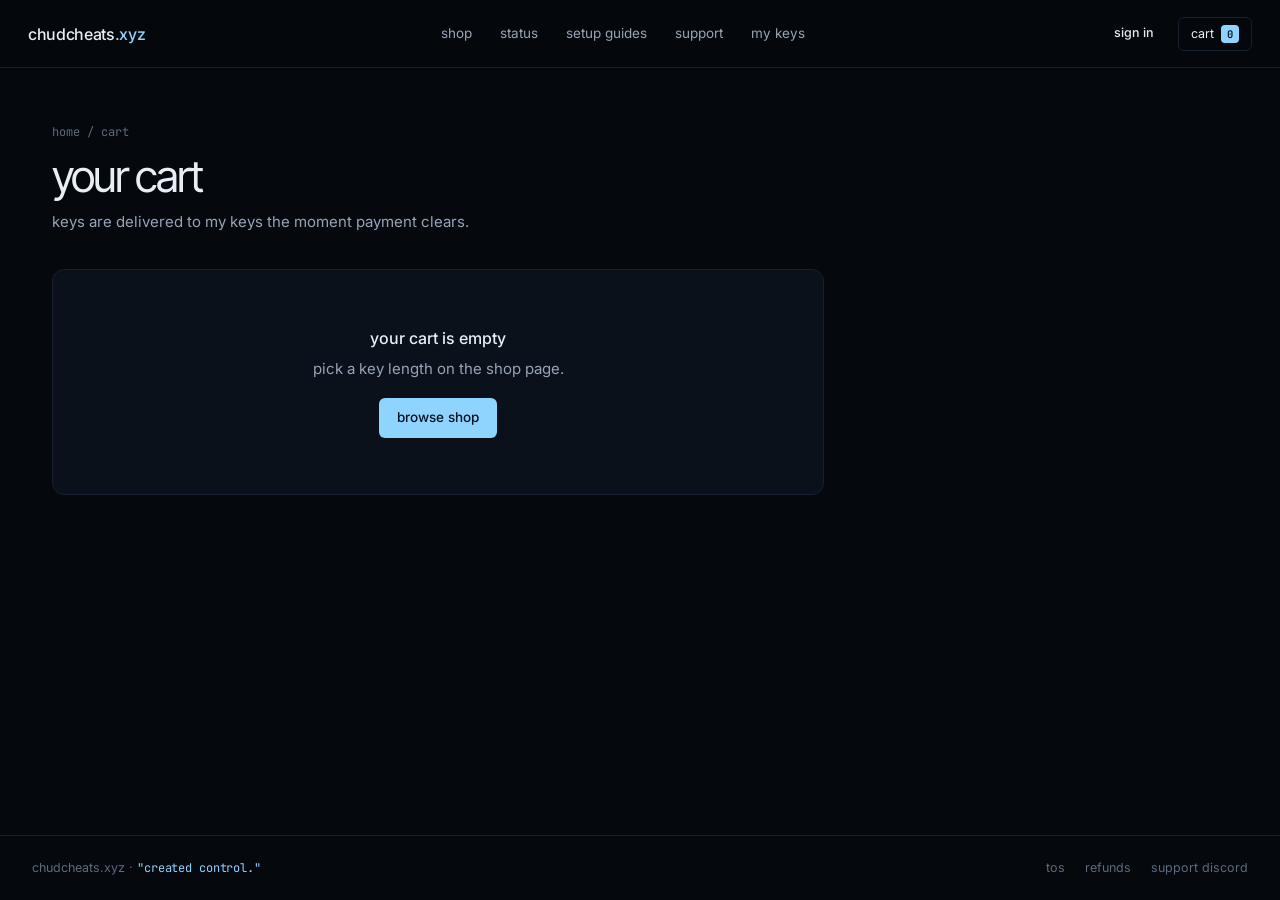
<file: cart.html>
<!doctype html>
<html lang="en" data-theme="dark">
<head>
<meta charset="utf-8">
<meta name="viewport" content="width=device-width, initial-scale=1">
<title>cart — chudcheats.xyz</title>
<link rel="preconnect" href="https://fonts.googleapis.com"><link rel="preconnect" href="https://fonts.gstatic.com" crossorigin>
<link href="https://fonts.googleapis.com/css2?family=Inter:wght@400;500;600&family=Inter+Tight:wght@400;500&family=JetBrains+Mono:wght@400;500&display=swap" rel="stylesheet">
<script src="https://challenges.cloudflare.com/turnstile/v0/api.js?render=explicit" async defer></script>
<link rel="stylesheet" href="kit.css"><link rel="stylesheet" href="site.css">
</head>
<body>
<header class="topbar">
  <a class="logo" href="index.html"><span>chudcheats<b>.xyz</b></span></a>
  <nav class="links"><a href="shop.html">shop</a><a href="index.html#status">status</a><a href="guides.html">setup guides</a><a href="https://discord.gg/Et76gjWDX2">support</a><a href="dashboard.html">my keys</a></nav>
  <div class="right"><a class="btn btn-ghost guest-only" href="login.html">sign in</a><a class="user-chip" href="dashboard.html"><i data-user-init></i><span data-user-name></span></a><a class="cart" href="cart.html"><span>cart</span><b data-cart-count>0</b></a></div>
</header>

<main class="page">
  <div id="wrap">
    <div class="page-head"><div><div class="crumbs"><a href="index.html">home</a> / cart</div><h1>your cart</h1><p>keys are delivered to my keys the moment payment clears.</p></div></div>
    <div class="cart-grid">
      <div>
        <div class="box-c" id="items"></div>
        <div class="box-c after" id="after">
          <div><span class="n">01</span><b>pay in aud via square</b><p>pricing is in usd and checkout converts to aud at the live rate.</p></div>
          <div><span class="n">02</span><b>key delivered</b><p>it appears in my keys straight away.</p></div>
          <div><span class="n">03</span><b>download and play</b><p>grab the loader and follow the <a href="guides.html" style="color:var(--accent)">setup guide</a>.</p></div>
        </div>
        <div class="trust" id="trust">
          <span><svg viewBox="0 0 16 16"><rect x="3" y="7" width="10" height="7" rx="1.5"/><path d="M5 7V5a3 3 0 016 0v2"/></svg>secure square checkout</span>
          <span><svg viewBox="0 0 16 16"><path d="M2 8h3l2-4 2 8 2-4h3"/></svg>orbit is undetected</span>
          <span><svg viewBox="0 0 16 16"><path d="M3 3h10v7H7l-3 3v-3H3z"/></svg>24/7 support on discord</span>
        </div>
      </div>
      <aside class="box-c sum" id="sum">
        <div class="box-h"><b>summary</b><small id="n-items"></small></div>
        <div class="box-b">
          <div class="row"><span>subtotal (usd)</span><b id="sub">$0.00</b></div>
          <div class="row" id="disc-row" style="display:none"><span>promo <span class="mono" id="disc-code"></span><button type="button" class="promo-rm" id="rm-promo">remove</button></span><b id="disc">−$0.00</b></div>
          <form class="field" id="code-f" style="margin-top:10px"><div class="inp" style="height:40px"><input id="code" placeholder="promo code" autocomplete="off"><button type="submit" id="code-btn">apply</button></div><span class="err" id="code-err">that code isn't valid</span></form>
          <div class="row tot"><span>total (usd)</span><b id="tot">$0.00</b></div>
          <div class="fx-notice" id="fx-notice">
            <span>our payment processer can only process aud, but our pricing is in usd. the checkout is going to display aud pricing heres the real conversion.</span>
            <div class="fx-pair"><span>conversion</span><b id="fx-pair">$0.00 usd > $0.00 aud</b></div>
            <small class="fx-rate" id="fx-rate">1 usd = 1.5100 aud</small>
          </div>
          <div class="field" style="margin-top:14px"><label>pay with</label>
            <div class="pay" style="grid-template-columns:1fr"><label><input type="radio" name="pay" value="square" checked>square checkout<small id="pay-cur-tag">aud</small></label></div></div>
          <label class="check" id="f-tos"><input type="checkbox" id="tos"><span>i agree to the <a href="terms.html" target="_blank">terms</a> and the <a href="terms.html#refunds" target="_blank">refund policy</a></span></label>
          <div class="turnstile-slot" id="turnstile-checkout"></div>
          <div class="flash bad" id="pay-err"></div>
          <button class="btn btn-acc btn-block" id="pay">checkout</button>
          <p class="note" style="margin-top:12px;font-size:12px" id="pay-note">payments process securely via square in aud. keys store directly in your account.</p>
        </div>
      </aside>
    </div>
  </div>
  <div class="box-c done" id="done">
    <div class="ic"><svg viewBox="0 0 24 24"><path d="M5 12.5l4.5 4.5L19 7.5"/></svg></div>
    <h2>order completed</h2>
    <p>order <span class="mono" id="oid" style="color:var(--ink)"></span> is completed. your key is waiting in my keys.</p>
    <div style="display:flex;gap:10px;justify-content:center;margin-top:24px"><a class="btn btn-acc" href="dashboard.html">go to my keys</a><a class="btn btn-line" href="guides.html">setup guide</a></div>
  </div>
</main>

<footer class="mini-foot"><span>chudcheats.xyz · <span class="mono" style="color:var(--accent)">"created control."</span></span><div><a href="terms.html">tos</a><a href="terms.html#refunds">refunds</a><a href="https://discord.gg/Et76gjWDX2">support discord</a></div></footer>

<script src="site.js"></script>
<script>
(() => {
const { $, TIERS, money, toast, api, ready, getConfig, turnstile } = CC;

let cfg = { currency: 'AUD', usd_to_aud: 1.51, rate_source: 'live', environment: 'sandbox', configured: false };
let promo = null;
try { promo = JSON.parse(sessionStorage.getItem('cc_applied_promo') || 'null'); } catch {}

const showPayErr = msg => {
  const el = $('#pay-err');
  el.className = 'flash show bad';
  el.textContent = String(msg || 'checkout failed.').toLowerCase();
};

const clearPayErr = () => {
  $('#pay-err').className = 'flash bad';
  $('#pay-err').textContent = '';
};

const render = () => {
  const c = CC.cart(), n = c.reduce((a, i) => a + i.qty, 0);
  if (!c.length) {
    $('#items').innerHTML = `<div class="empty"><b>your cart is empty</b>pick a key length on the shop page.<br><a class="btn btn-acc" href="shop.html">browse shop</a></div>`;
    $('#sum').style.display = 'none'; $('#after').style.display = 'none'; $('#trust').style.display = 'none';
    return;
  }
  $('#sum').style.display = '';
  $('#after').style.display = '';
  $('#trust').style.display = '';
  $('#items').innerHTML = c.map((i, k) => {
    const t = TIERS[i.tier];
    return `<div class="ci" data-k="${k}">
      <img src="img/product.jpg" alt=""><div><b>${t.name}</b><small>${t.len} · instant delivery</small><button class="rm" data-rm>remove</button></div>
      <div class="qty"><button type="button" data-d="-1" aria-label="less">−</button><span>${i.qty}</span><button type="button" data-d="1" aria-label="more">+</button></div>
      <span class="p">${money(t.price * i.qty)}</span></div>`;
  }).join('');

  const pct = promo ? Math.max(0, Math.min(100, Number(promo.discount_percent || 0))) : 0;
  const sub = c.reduce((a, i) => a + TIERS[i.tier].price * i.qty, 0);
  let totalUsd = 0, totalAud = 0;
  const rate = Number(cfg.usd_to_aud) || 1.51;
  const isAud = String(cfg.currency || 'AUD').toUpperCase() === 'AUD';

  c.forEach(i => {
    const t = TIERS[i.tier];
    const discUnitUsd = Math.round(t.price * ((100 - pct) / 100) * 100) / 100;
    totalUsd += discUnitUsd * i.qty;
    const unitAud = Math.round(discUnitUsd * rate * 100) / 100;
    totalAud += unitAud * i.qty;
  });

  const off = Math.max(0, sub - totalUsd);
  $('#n-items').textContent = n + (n === 1 ? ' key' : ' keys');
  $('#sub').textContent = money(sub) + ' usd';
  $('#disc-row').style.display = promo ? '' : 'none';
  $('#disc').textContent = '−' + money(off);
  $('#disc-code').textContent = promo ? `${promo.code} (${pct}%)` : '';
  $('#tot').textContent = totalUsd <= 0 && promo
    ? `$0.00 usd (free via ${promo.code})`
    : `${money(totalUsd)} usd`;

  const isFree = totalUsd <= 0;
  $('#fx-notice').style.display = (!isFree && isAud) ? '' : 'none';
  $('#fx-pair').textContent = `${money(totalUsd)} usd > ${money(totalAud)} aud`;
  $('#fx-rate').textContent = `1 usd = ${rate.toFixed(4)} aud (${cfg.rate_source || 'live'} rate)`;
  $('#pay-cur-tag').textContent = isFree ? 'free order' : (isAud ? 'aud' : 'usd');

  const u = CC.user();
  if (!u) {
    $('#pay').textContent = 'sign in to checkout';
  } else if (isFree) {
    $('#pay').textContent = 'complete free order';
  } else {
    $('#pay').textContent = isAud
      ? `pay ${money(totalAud)} aud with square`
      : `pay ${money(totalUsd)} usd with square`;
  }
};

$('#items').addEventListener('click', e => {
  const row = e.target.closest('[data-k]'); if (!row) return;
  const c = CC.cart(), i = c[+row.dataset.k];
  if (e.target.closest('[data-rm]')) c.splice(+row.dataset.k, 1);
  const d = e.target.closest('[data-d]'); if (d) { i.qty = Math.max(1, Math.min(10, i.qty + +d.dataset.d)); }
  CC.saveCart(c); render();
});

$('#rm-promo').onclick = () => {
  promo = null;
  try { sessionStorage.removeItem('cc_applied_promo'); } catch {}
  $('#code-f').classList.remove('bad');
  toast('promo removed');
  render();
};

$('#code-f').onsubmit = async e => {
  e.preventDefault();
  const v = $('#code').value.trim().toLowerCase();
  if (!v) return;
  $('#code-btn').disabled = true;
  const data = await api('api/square.php?action=check_promo', {
    method: 'POST',
    headers: { 'Content-Type': 'application/json' },
    body: JSON.stringify({ code: v })
  });
  $('#code-btn').disabled = false;

  if (data.success) {
    promo = {
      code: data.code || v,
      discount_percent: Number(data.discount_percent || 100),
      uses_remaining: Number(data.uses_remaining || 0)
    };
    try { sessionStorage.setItem('cc_applied_promo', JSON.stringify(promo)); } catch {}
    $('#code-f').classList.remove('bad');
    $('#code').value = '';
    toast(data.message || `${promo.code} applied`);
    render();
  } else {
    promo = null;
    try { sessionStorage.removeItem('cc_applied_promo'); } catch {}
    $('#code-err').textContent = String(data.message || "that code isn't valid").toLowerCase();
    $('#code-f').classList.add('bad');
    render();
  }
};

$('#pay').onclick = async () => {
  clearPayErr();
  const u = await ready;
  if (!u) { location.href = 'login.html?next=cart.html'; return; }

  const tosOk = $('#tos').checked;
  $('#f-tos').classList.toggle('bad', !tosOk);
  if (!tosOk) {
    toast('tick the terms box first');
    showPayErr('you must accept the terms of service before continuing.');
    return;
  }

  const cfToken = turnstile.token('checkout');
  if (turnstile.isActive() && !cfToken) {
    showPayErr('please complete cloudflare verification before checking out.');
    return;
  }

  const c = CC.cart();
  if (!c.length) return;

  const payloadItems = c.map(i => ({
    product: TIERS[i.tier].name,
    plan: TIERS[i.tier].len,
    tier: i.tier,
    quantity: i.qty
  }));

  $('#pay').disabled = true;
  $('#pay').textContent = promo && promo.discount_percent >= 100 ? 'completing free order…' : 'connecting to square…';

  const data = await api('api/square.php?action=create_checkout', {
    method: 'POST',
    headers: { 'Content-Type': 'application/json' },
    body: JSON.stringify({
      items: payloadItems,
      email: u.email,
      promo_code: promo ? promo.code : '',
      tos_accepted: true,
      cf_turnstile_response: cfToken
    })
  });

  if (data.success) {
    turnstile.reset('checkout');
    if (data.checkout_url) {
      location.href = data.checkout_url;
      return;
    }
    CC.saveCart([]);
    try { sessionStorage.removeItem('cc_applied_promo'); } catch {}
    await CC.refreshSession();
    $('#oid').textContent = data.order_id || 'completed';
    $('#wrap').style.display = 'none';
    $('#done').classList.add('show');
    return;
  }

  if (data.turnstile_reset || turnstile.isActive()) turnstile.reset('checkout');
  showPayErr(data.message || 'checkout failed. please try again.');
  $('#pay').disabled = false;
  render();
};

render();
Promise.all([ready, getConfig()]).then(([, loadedCfg]) => {
  cfg = loadedCfg;
  turnstile.mount('checkout', 'turnstile-checkout');
  render();
});
})();
</script>
</body>
</html>
</file>
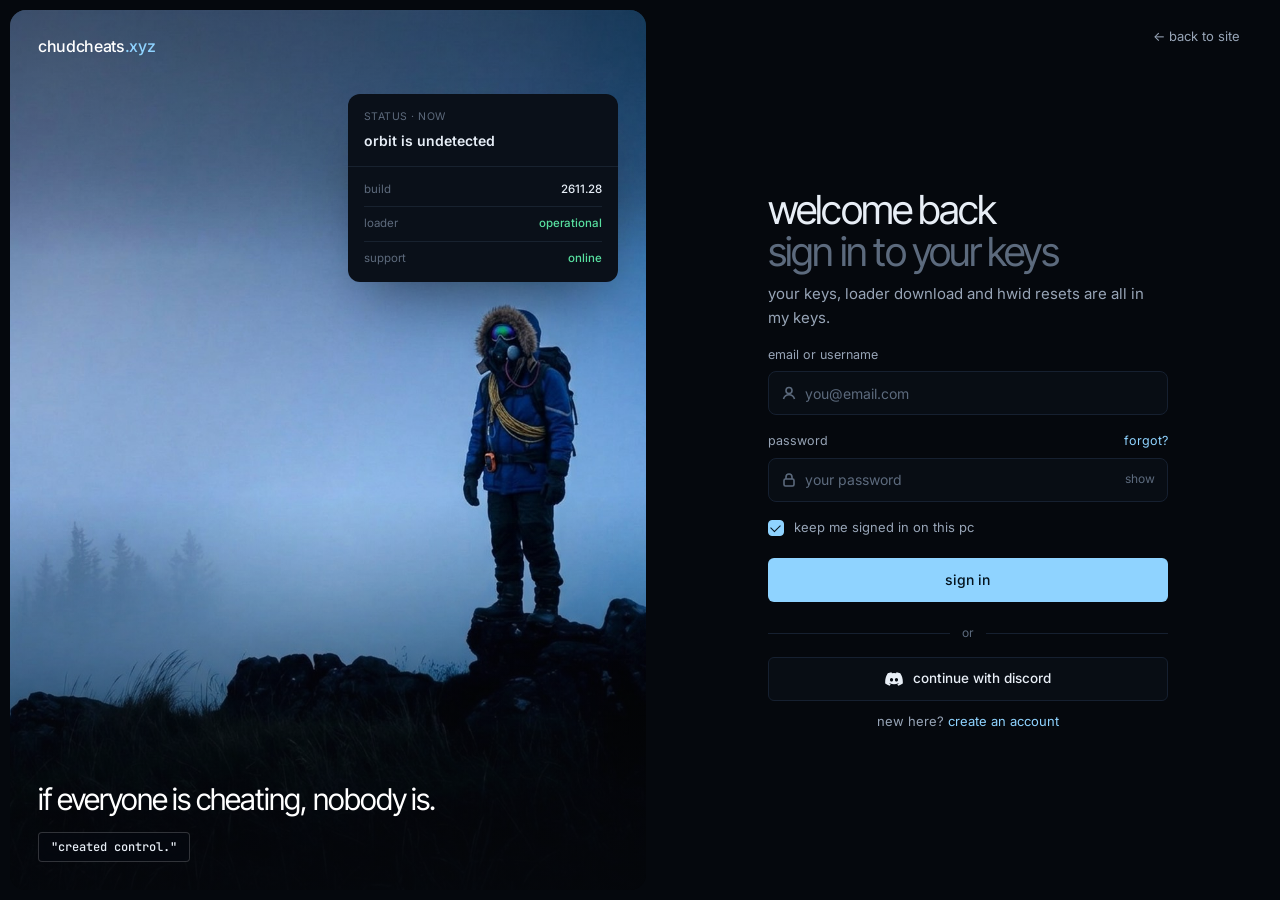
<file: dashboard.html>
<!doctype html>
<html lang="en" data-theme="dark">
<head>
<meta charset="utf-8">
<meta name="viewport" content="width=device-width, initial-scale=1">
<title>my keys — chudcheats.xyz</title>
<link rel="preconnect" href="https://fonts.googleapis.com"><link rel="preconnect" href="https://fonts.gstatic.com" crossorigin>
<link href="https://fonts.googleapis.com/css2?family=Inter:wght@400;500;600&family=Inter+Tight:wght@400;500&family=JetBrains+Mono:wght@400;500&display=swap" rel="stylesheet">
<link rel="stylesheet" href="kit.css"><link rel="stylesheet" href="site.css">
</head>
<body data-auth="required">
<header class="topbar">
  <a class="logo" href="index.html"><span>chudcheats<b>.xyz</b></span></a>
  <nav class="links"><a href="shop.html">shop</a><a href="index.html#status">status</a><a href="guides.html">setup guides</a><a href="https://discord.gg/Et76gjWDX2">support</a><a href="dashboard.html" class="on">my keys</a></nav>
  <div class="right"><a class="btn btn-ghost guest-only" href="login.html">sign in</a><a class="user-chip" href="dashboard.html#settings"><i data-user-init></i><span data-user-name></span></a><a class="cart" href="cart.html"><span>cart</span><b data-cart-count>0</b></a></div>
</header>

<div class="dash">
  <aside class="dside">
    <div class="who"><i data-user-init></i><div><b data-user-name></b><small data-user-email></small></div></div>
    <a href="#keys" data-tab="keys"><svg viewBox="0 0 16 16"><circle cx="5.5" cy="10.5" r="3"/><path d="M7.7 8.3L13 3M11 5l2 2"/></svg>my keys<em id="kc">0</em></a>
    <a href="#orders" data-tab="orders"><svg viewBox="0 0 16 16"><path d="M3 2.5h10v11l-2-1.2-2 1.2-2-1.2-2 1.2-2-1.2z"/><path d="M5.5 6h5M5.5 8.5h5"/></svg>orders</a>
    <a href="#settings" data-tab="settings"><svg viewBox="0 0 16 16"><circle cx="8" cy="8" r="2.2"/><path d="M8 1.5v2M8 12.5v2M1.5 8h2M12.5 8h2M3.4 3.4l1.4 1.4M11.2 11.2l1.4 1.4M3.4 12.6l1.4-1.4M11.2 4.8l1.4-1.4"/></svg>settings</a>
    <div class="sep"></div>
    <a href="guides.html"><svg viewBox="0 0 16 16"><path d="M4 2.5h6l2.5 2.5v8.5H4z"/></svg>setup guides</a>
    <a href="https://discord.gg/Et76gjWDX2"><svg viewBox="0 0 16 16"><path d="M3 3h10v7H7l-3 3v-3H3z"/></svg>support</a>
    <a href="#" data-logout><svg viewBox="0 0 16 16"><path d="M10 3h3v10h-3M7 5L4 8l3 3M4 8h7"/></svg>sign out</a>
  </aside>

  <main>
    <!-- KEYS -->
    <section class="tabp" id="t-keys">
      <h2>my keys</h2><p class="sub">your licenses, the loader and hwid resets. keys lock to the first pc that uses them.</p>
      <div class="stats3">
        <div class="box-c"><small>active keys</small><b id="s-active">0</b></div>
        <div class="box-c"><small>time left</small><b id="s-left">—</b></div>
        <div class="box-c"><small>orbit status</small><b id="s-orbit-st" style="color:var(--ok)">undetected</b></div>
      </div>
      <div id="keys"></div>
      <form class="box-c" id="redeem-f" style="margin-top:14px">
        <div class="box-h"><b>bind an existing key</b><small>attach an unlinked key to this account</small></div>
        <div class="box-b" style="display:flex;gap:10px;align-items:center">
          <div class="inp" style="flex:1;margin:0"><input id="redeem-k" placeholder="orbit-xxxx-xxxx-xxxx" autocomplete="off"></div>
          <button class="btn btn-line" id="redeem-b">bind key</button>
        </div>
      </form>
    </section>

    <!-- ORDERS -->
    <section class="tabp" id="t-orders">
      <h2>orders</h2><p class="sub">every purchase on this account. receipts are processed via square checkout.</p>
      <div class="box-c"><table class="tbl"><thead><tr><th>order</th><th>item</th><th>date</th><th>total</th><th>status</th></tr></thead><tbody id="orders"></tbody></table></div>
    </section>

    <!-- SETTINGS -->
    <section class="tabp" id="t-settings">
      <h2>settings</h2><p class="sub">your profile, password and account actions.</p>
      <form class="box-c" id="profile">
        <div class="box-h"><b>profile</b></div>
        <div class="box-b"><div class="set-grid">
          <div class="field" style="margin:0"><label for="u-name">username</label><div class="inp"><input id="u-name" maxlength="16"></div></div>
          <div class="field" style="margin:0"><label for="u-email">email</label><div class="inp"><input id="u-email" type="email"></div></div>
        </div><button class="btn btn-acc" id="save-prof" style="margin-top:18px">save changes</button></div>
      </form>
      <form class="box-c" id="pass"><input type="text" autocomplete="username" aria-hidden="true" tabindex="-1" style="display:none">
        <div class="box-h"><b>password</b><small>use at least 8 characters</small></div>
        <div class="box-b"><div class="set-grid">
          <div class="field" style="margin:0"><label for="p-old">current password</label><div class="inp"><input id="p-old" type="password" autocomplete="current-password"></div></div>
          <div class="field" style="margin:0" id="f-new"><label for="p-new">new password</label><div class="inp"><input id="p-new" type="password" autocomplete="new-password"></div><span class="err">use at least 8 characters</span></div>
        </div><button class="btn btn-line" id="save-pass" style="margin-top:18px">update password</button></div>
      </form>
      <div class="box-c">
        <div class="box-h"><b>connected accounts</b></div>
        <div class="box-b" style="display:flex;align-items:center;justify-content:space-between;gap:16px">
          <div><b style="font-weight:500">discord</b><div style="color:var(--ink-3);font-size:13px" id="dc-s">open a ticket in #support with your order id to claim customer roles</div></div>
          <a class="btn btn-line" href="https://discord.gg/Et76gjWDX2" target="_blank" rel="noopener">open discord</a>
        </div>
      </div>
      <div class="box-c danger">
        <div class="box-h"><b>danger zone</b></div>
        <div class="box-b" style="display:flex;gap:10px;flex-wrap:wrap">
          <button class="btn btn-line" id="out-all">sign out everywhere</button>
          <button class="btn btn-danger" id="del">delete account</button>
        </div>
      </div>
    </section>
  </main>
</div>

<footer class="mini-foot"><span>chudcheats.xyz · <span class="mono" style="color:var(--accent)">"created control."</span></span><div><a href="terms.html">tos</a><a href="terms.html#refunds">refunds</a><a href="https://discord.gg/Et76gjWDX2">support discord</a></div></footer>

<script src="site.js"></script>
<script>
(() => {
const { $, $$, toast, api, ready, refreshSession, parseUtc, planTier, planDays } = CC;
const DAY = 864e5;
let keys = [], orders = [];

const fmtLeft = ms => {
  if (ms <= 0) return 'expired';
  const d = Math.floor(ms / DAY), h = Math.floor(ms % DAY / 36e5), m = Math.floor(ms % 36e5 / 6e4), s = Math.floor(ms % 6e4 / 1e3);
  return `${d}d ${String(h).padStart(2, '0')}:${String(m).padStart(2, '0')}:${String(s).padStart(2, '0')}`;
};
const fmtDate = ms => new Date(ms).toLocaleDateString('en-US', { month: 'short', day: 'numeric', year: 'numeric' });
const mask = k => k.length > 10 ? k.slice(0, 6) + '••••-' + k.slice(-4) : k;
const maskHwid = h => h && h.length > 8 ? h.slice(0, 4) + '••••' + h.slice(-4) : h;
const esc = s => String(s || '').replace(/[&<>"']/g, m => ({ '&': '&amp;', '<': '&lt;', '>': '&gt;', '"': '&quot;', "'": '&#39;' }[m]));

const getExpiryMs = k => {
  if (k.expires_at) return parseUtc(k.expires_at);
  return parseUtc(k.created_at) + planDays(k.plan) * DAY;
};

const renderKeys = () => {
  const box = $('#keys');
  if (!keys.length) {
    box.innerHTML = `<div class="box-c empty"><b>no keys yet</b>buy a key and it shows up here straight away.<br><a class="btn btn-acc" href="shop.html">browse shop</a></div>`;
  } else {
    box.innerHTML = keys.map((k, i) => {
      const createdMs = parseUtc(k.created_at);
      const days = planDays(k.plan);
      const totalMs = days * DAY;
      const expMs = getExpiryMs(k);
      const left = expMs - Date.now();
      const isActive = left > 0 && String(k.status || 'active').toLowerCase() === 'active';
      const pct = Math.max(0, Math.min(100, (left / totalMs) * 100));
      const maxResets = Number(k.hwid_resets_max ?? (days >= 30 ? 2 : days >= 7 ? 1 : 0));
      const usedResets = Number(k.hwid_resets_used || 0);
      const resetsLeft = Math.max(0, maxResets - usedResets);
      const hasHwid = Boolean(k.hwid && String(k.hwid).trim());
      const prod = String(k.product || 'orbit').toLowerCase();
      const planLabel = String(k.plan || (days + 'd')).toLowerCase();
      return `<div class="box-c" data-i="${i}">
        <div class="box-b lic">
          <div class="prod"><img src="img/product.jpg" alt=""><div><b>${esc(prod)} · ${esc(planLabel)}</b><small>started ${fmtDate(createdMs)}</small></div></div>
          <div class="keyrow"><span data-k>${esc(mask(k.license_key))}</span><button data-act="reveal">reveal</button><button data-act="copy">copy</button></div>
        </div>
        <div class="lic-meta">
          <div><small>expires in</small><b data-left>${isActive ? fmtLeft(left) : 'expired'}</b><div class="prog-exp"><i style="width:${isActive ? pct : 0}%"></i></div></div>
          <div><small>status</small><b style="color:${isActive ? 'var(--ok)' : 'var(--bad)'}">${isActive ? 'active' : 'expired'}</b></div>
          <div><small>hwid</small><b>${hasHwid ? esc(maskHwid(k.hwid)) : 'not locked yet'}</b></div>
          <div><small>hwid resets left</small><b>${resetsLeft} / ${maxResets}</b></div>
        </div>
        <div class="lic-act">
          <a class="btn btn-acc" href="api/status.php?action=download_loader" data-act="download">download loader</a>
          <button class="btn btn-line" data-act="reset" ${resetsLeft > 0 && hasHwid && isActive ? '' : 'disabled'}>reset hwid</button>
          <button class="btn btn-line" data-act="extend">extend · ${esc(planLabel)}</button>
          <a class="btn btn-ghost" href="guides.html">setup guide →</a>
        </div></div>`;
    }).join('');
  }
  const active = keys.filter(k => getExpiryMs(k) > Date.now() && String(k.status || 'active').toLowerCase() === 'active');
  $('#kc').textContent = active.length;
  $('#s-active').textContent = active.length;
  const maxLeft = Math.max(0, ...active.map(k => getExpiryMs(k) - Date.now()));
  $('#s-left').textContent = maxLeft ? Math.floor(maxLeft / DAY) + 'd ' + Math.floor(maxLeft % DAY / 36e5) + 'h' : '—';
};

const renderOrders = () => {
  $('#orders').innerHTML = orders.length ? orders.map(o => {
    let label = 'orbit key';
    try {
      const parsed = typeof o.items === 'string' ? JSON.parse(o.items) : (o.items || []);
      if (Array.isArray(parsed) && parsed.length) {
        label = parsed.map(i => `${String(i.product || 'orbit').toLowerCase()} · ${String(i.plan || 'key').toLowerCase()}${(i.quantity || 1) > 1 ? ' ×' + i.quantity : ''}`).join(', ');
      }
    } catch {}
    const st = String(o.status || 'completed').toLowerCase();
    const cur = String(o.currency || 'AUD').toLowerCase();
    const badge = st === 'completed'
      ? '<span class="st g">paid</span>'
      : `<button class="btn btn-line" style="height:26px;padding:0 10px;font-size:11.5px" data-verify="${esc(o.order_id)}">verify pending</button>`;
    return `<tr><td class="mono">${esc(o.order_id)}</td><td>${esc(label)}</td><td>${fmtDate(parseUtc(o.created_at))}</td><td>$${Number(o.amount || 0).toFixed(2)} ${esc(cur)}</td><td>${badge}</td></tr>`;
  }).join('') : `<tr><td colspan="5" class="empty"><b>no orders yet</b></td></tr>`;
};

const syncFromUser = u => {
  if (!u) return;
  keys = Array.isArray(u.keys) ? u.keys : [];
  orders = Array.isArray(u.orders) ? u.orders : [];
  $('#u-name').value = u.username || '';
  $('#u-email').value = u.email || '';
  renderKeys();
  renderOrders();
};

const show = id => {
  $$('.tabp').forEach(p => p.classList.toggle('on', p.id === 't-' + id));
  $$('[data-tab]').forEach(a => a.classList.toggle('on', a.dataset.tab === id));
};
const fromHash = () => show(['keys', 'orders', 'settings'].includes(location.hash.slice(1)) ? location.hash.slice(1) : 'keys');
addEventListener('hashchange', fromHash);
fromHash();

setInterval(() => $$('#keys [data-i]').forEach(el => {
  const k = keys[+el.dataset.i]; if (!k) return;
  const left = getExpiryMs(k) - Date.now();
  $('[data-left]', el).textContent = fmtLeft(left);
}), 1000);

$('#keys').addEventListener('click', async e => {
  const b = e.target.closest('[data-act]'); if (!b) return;
  const card = b.closest('[data-i]'), k = keys[+card.dataset.i], act = b.dataset.act;
  if (!k) return;

  if (act === 'reveal') {
    e.preventDefault();
    const s = $('[data-k]', card), on = b.textContent === 'reveal';
    s.textContent = on ? k.license_key : mask(k.license_key);
    b.textContent = on ? 'hide' : 'reveal';
  }
  if (act === 'copy') {
    e.preventDefault();
    try { await navigator.clipboard.writeText(k.license_key); toast('key copied'); }
    catch { toast('copy failed, reveal it and copy by hand'); }
  }
  if (act === 'download') {
    e.preventDefault();
    const res = await api('api/status.php?action=download_loader&format=json');
    if (res.success && res.download_url) {
      toast(res.message || 'starting loader download');
      location.href = res.download_url;
    } else if (res.discord_url) {
      toast(res.message || 'opening discord loader channel');
      window.open(res.discord_url, '_blank', 'noopener');
    } else {
      toast(res.message || 'unable to start download');
    }
  }
  if (act === 'reset') {
    e.preventDefault();
    if (!confirm('reset the hwid on this key? the next pc that runs the loader will lock it.')) return;
    b.disabled = true; b.textContent = 'resetting…';
    const data = await api('api/auth.php?action=reset_hwid', {
      method: 'POST',
      headers: { 'Content-Type': 'application/json' },
      body: JSON.stringify({ key_id: k.id, license_key: k.license_key })
    });
    if (data.success) {
      const updated = await refreshSession();
      syncFromUser(updated);
      toast(data.message || 'hwid reset. it locks again on next launch');
    } else {
      b.disabled = false; b.textContent = 'reset hwid';
      toast(data.message || 'could not reset hwid');
    }
  }
  if (act === 'extend') {
    e.preventDefault();
    CC.add(planTier(k.plan));
    setTimeout(() => location.href = 'cart.html', 400);
  }
});

$('#orders').addEventListener('click', async e => {
  const b = e.target.closest('[data-verify]'); if (!b) return;
  b.disabled = true; b.textContent = 'checking…';
  const data = await api('api/square.php?action=verify_order', {
    method: 'POST',
    headers: { 'Content-Type': 'application/json' },
    body: JSON.stringify({ order_id: b.dataset.verify })
  });
  if (data.success) {
    toast(data.message || 'payment verified!');
    const updated = await refreshSession();
    syncFromUser(updated);
  } else {
    toast(data.message || 'payment not yet cleared on square');
    b.disabled = false; b.textContent = 'verify pending';
  }
});

$('#redeem-f').onsubmit = async e => {
  e.preventDefault();
  const licenseKey = $('#redeem-k').value.trim();
  if (!licenseKey) return;
  $('#redeem-b').disabled = true;
  const data = await api('api/auth.php?action=redeem_key', {
    method: 'POST',
    headers: { 'Content-Type': 'application/json' },
    body: JSON.stringify({ license_key: licenseKey, product: 'orbit' })
  });
  $('#redeem-b').disabled = false;
  if (data.success) {
    $('#redeem-k').value = '';
    const updated = await refreshSession();
    syncFromUser(updated);
  }
  toast(data.message || 'request completed');
};

$('#profile').onsubmit = async e => {
  e.preventDefault();
  $('#save-prof').disabled = true;
  const data = await api('api/auth.php?action=update_profile', {
    method: 'POST',
    headers: { 'Content-Type': 'application/json' },
    body: JSON.stringify({ username: $('#u-name').value.trim(), email: $('#u-email').value.trim() })
  });
  $('#save-prof').disabled = false;
  if (data.success) {
    const updated = await refreshSession();
    syncFromUser(updated);
  }
  toast(data.message || 'profile saved');
};

$('#pass').onsubmit = async e => {
  e.preventDefault();
  const bad = $('#p-new').value.length < 8;
  $('#f-new').classList.toggle('bad', bad);
  if (bad) return;
  $('#save-pass').disabled = true;
  const data = await api('api/auth.php?action=change_password', {
    method: 'POST',
    headers: { 'Content-Type': 'application/json' },
    body: JSON.stringify({ current_password: $('#p-old').value, new_password: $('#p-new').value })
  });
  $('#save-pass').disabled = false;
  if (data.success) e.target.reset();
  toast(data.message || 'password updated');
};

$('#out-all').onclick = async () => {
  const data = await api('api/auth.php?action=logout_all', { method: 'POST' });
  toast(data.message || 'signed out on every other device');
};

$('#del').onclick = async () => {
  if (prompt('type DELETE to delete your account. active keys and orders are lost.') !== 'DELETE') return;
  const data = await api('api/auth.php?action=delete_account', {
    method: 'POST',
    headers: { 'Content-Type': 'application/json' },
    body: JSON.stringify({ confirm: 'DELETE' })
  });
  if (data.success) {
    CC.store.del('cc_cart');
    location.href = 'index.html';
  } else {
    toast(data.message || 'could not delete account');
  }
};

api('api/status.php?action=status').then(st => {
  if (st && st.success && Array.isArray(st.components)) {
    const orb = st.components.find(c => c.component_key === 'orbit');
    if (orb && $('#s-orbit-st')) {
      $('#s-orbit-st').textContent = String(orb.status || 'undetected').toLowerCase();
      $('#s-orbit-st').style.color = orb.badge_class === 'g' ? 'var(--ok)' : 'var(--warn)';
    }
  }
});

ready.then(async u => {
  if (!u) return;
  syncFromUser(u);
  const qs = new URLSearchParams(location.search);
  if (qs.get('welcome') === '1') toast('account created. welcome, ' + (u.username || u.email));
  if (qs.get('payment_success') === '1') toast('payment received. your new key is below');
  if (qs.get('payment_pending') === '1' && qs.get('order')) {
    const data = await api('api/square.php?action=verify_order', {
      method: 'POST',
      headers: { 'Content-Type': 'application/json' },
      body: JSON.stringify({ order_id: qs.get('order') })
    });
    if (data.success) {
      toast('payment verified! your license keys are ready.');
      const updated = await refreshSession();
      syncFromUser(updated);
    } else {
      toast('payment is still processing on square — check orders tab shortly.');
    }
  }
});
})();
</script>
</body>
</html>
</file>
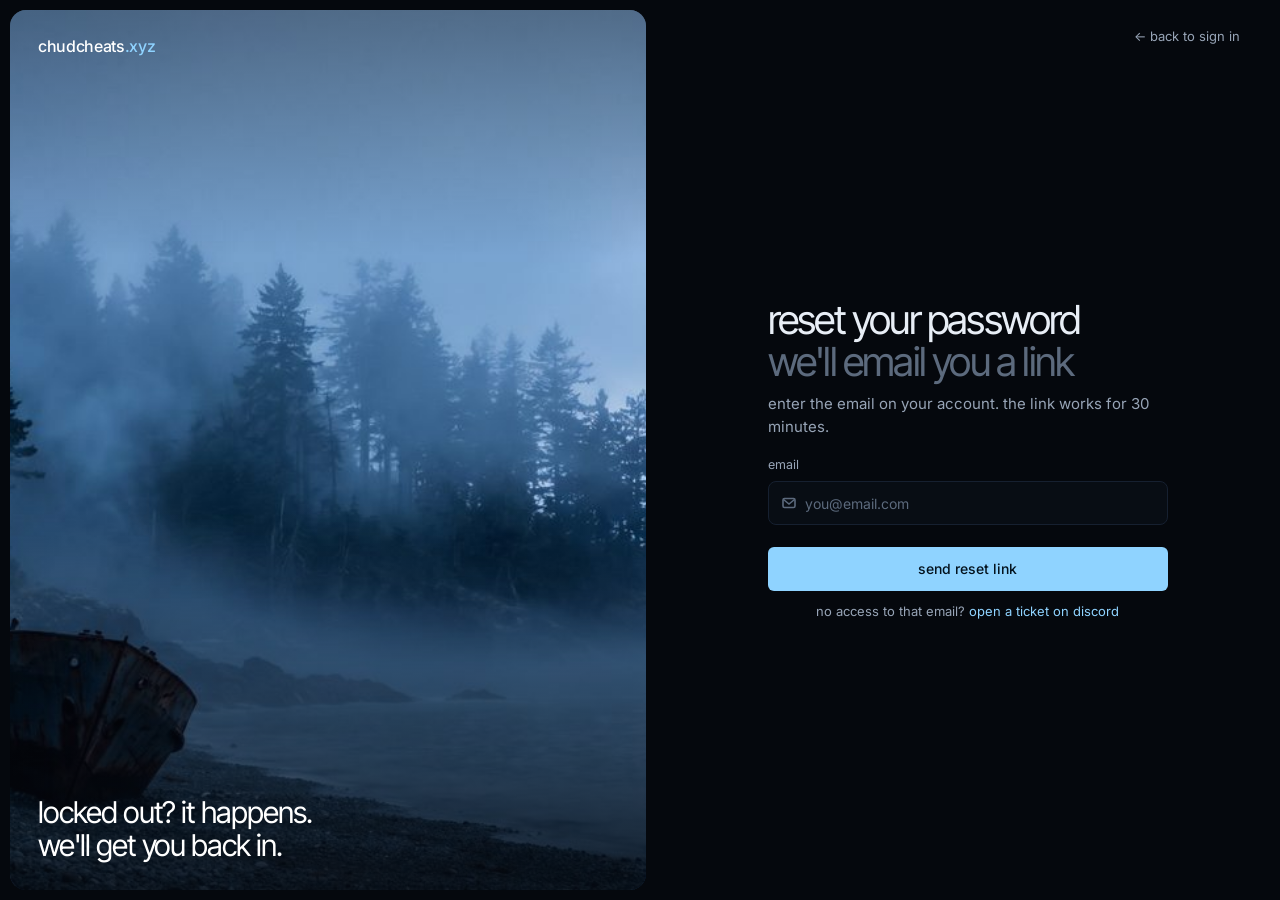
<file: forgot.html>
<!doctype html>
<html lang="en" data-theme="dark">
<head>
<meta charset="utf-8">
<meta name="viewport" content="width=device-width, initial-scale=1">
<title>reset your password — chudcheats.xyz</title>
<link rel="preconnect" href="https://fonts.googleapis.com"><link rel="preconnect" href="https://fonts.gstatic.com" crossorigin>
<link href="https://fonts.googleapis.com/css2?family=Inter:wght@400;500;600&family=Inter+Tight:wght@400;500&family=JetBrains+Mono:wght@400;500&display=swap" rel="stylesheet">
<script src="https://challenges.cloudflare.com/turnstile/v0/api.js?render=explicit" async defer></script>
<link rel="stylesheet" href="kit.css"><link rel="stylesheet" href="site.css">
</head>
<body>
<div class="auth">
  <div class="auth-art" style="background-image:url(img/beach.jpg);background-position:center">
    <a class="logo" href="index.html"><span>chudcheats<b>.xyz</b></span></a>
    <div class="quote"><p>locked out? it happens.<br>we'll get you back in.</p></div>
  </div>
  <div class="auth-side">
    <a class="back" href="login.html">← back to sign in</a>

    <!-- Step 1: Request reset link -->
    <form class="auth-form" id="f" novalidate>
      <h1>reset your password<br><span class="muted">we'll email you a link</span></h1>
      <p>enter the email on your account. the link works for 30 minutes.</p>
      <div class="field" id="f-email"><label for="email">email</label>
        <div class="inp"><svg viewBox="0 0 16 16"><rect x="2" y="3.5" width="12" height="9" rx="1.5"/><path d="M2.5 4.5L8 9l5.5-4.5"/></svg><input id="email" type="email" autocomplete="email" placeholder="you@email.com"></div>
        <span class="err">enter a valid email</span></div>
      <div class="turnstile-slot" id="turnstile-forgot"></div>
      <div class="flash bad" id="flash"></div>
      <button class="btn btn-acc btn-block" id="go">send reset link</button>
      <p class="note">no access to that email? <a href="https://discord.gg/Et76gjWDX2">open a ticket on discord</a></p>
    </form>

    <!-- Step 2: Check inbox screen -->
    <div class="auth-form sent" id="sent">
      <div class="ic"><svg viewBox="0 0 24 24"><rect x="3" y="5" width="18" height="14" rx="2"/><path d="M3.5 6.5L12 13l8.5-6.5"/></svg></div>
      <h1>check your inbox</h1>
      <p>if <b id="to" style="color:var(--ink);font-weight:500"></b> has an account, a reset link is on its way. check spam too.</p>
      <button class="btn btn-line btn-block" id="again" disabled>resend in 30s</button>
      <p class="note"><a href="login.html">back to sign in</a> · <a href="https://discord.gg/Et76gjWDX2">discord support</a></p>
    </div>

    <!-- Step 3: Set new password via ?token= -->
    <form class="auth-form" id="reset-f" style="display:none" novalidate>
      <h1>choose a new password<br><span class="muted">at least 8 characters</span></h1>
      <p>once saved, you will be signed in to my keys right away.</p>
      <div class="field" id="f-pw"><label for="pw">new password <span id="pw-l" class="mono" style="font-size:11px;color:var(--ink-3)"></span></label>
        <div class="inp"><svg viewBox="0 0 16 16"><rect x="3" y="7" width="10" height="7" rx="1.5"/><path d="M5 7V5a3 3 0 016 0v2"/></svg><input id="pw" type="password" autocomplete="new-password" placeholder="at least 8 characters"><button type="button" data-show="pw">show</button></div>
        <div class="strength" id="str"><i></i><i></i><i></i><i></i></div>
        <span class="err">use at least 8 characters</span></div>
      <div class="field" id="f-pw2"><label for="pw2">confirm password</label>
        <div class="inp"><svg viewBox="0 0 16 16"><rect x="3" y="7" width="10" height="7" rx="1.5"/><path d="M5 7V5a3 3 0 016 0v2"/></svg><input id="pw2" type="password" autocomplete="new-password" placeholder="same password again"></div>
        <span class="err">passwords don't match</span></div>
      <div class="flash bad" id="r-flash"></div>
      <button class="btn btn-acc btn-block" id="r-go">save new password</button>
      <p class="note"><a href="forgot.html">request a new link</a></p>
    </form>
  </div>
</div>
<script src="site.js"></script>
<script>
(() => {
const { $, $$, api, turnstile, toast, paintUser } = CC;
const token = (new URLSearchParams(location.search).get('token') || '').trim();

$$('[data-show]').forEach(b => b.onclick = () => {
  const i = $('#' + b.dataset.show);
  i.type = i.type === 'password' ? 'text' : 'password';
  b.textContent = i.type === 'password' ? 'show' : 'hide';
});

if (token) {
  $('#f').style.display = 'none';
  $('#reset-f').style.display = 'block';
  const score = p => (p.length >= 8) + (p.length >= 12) + (/[A-Z]/.test(p) && /[a-z]/.test(p)) + (/[\d\W]/.test(p));
  $('#pw').oninput = () => {
    const s = $('#pw').value ? Math.max(1, score($('#pw').value)) : 0;
    $('#str').className = 'strength' + (s ? ' s' + s : '');
    $('#pw-l').textContent = ['', 'weak', 'okay', 'good', 'strong'][s];
  };
  $('#reset-f').onsubmit = async e => {
    e.preventDefault();
    $('#r-flash').className = 'flash bad';
    const pw = $('#pw').value, pw2 = $('#pw2').value;
    $('#f-pw').classList.toggle('bad', pw.length < 8);
    $('#f-pw2').classList.toggle('bad', !pw2 || pw !== pw2);
    if (pw.length < 8 || !pw2 || pw !== pw2) return;

    $('#r-go').disabled = true;
    $('#r-go').textContent = 'saving…';
    const data = await api('api/auth.php?action=reset_password', {
      method: 'POST',
      headers: { 'Content-Type': 'application/json' },
      body: JSON.stringify({ token, new_password: pw, confirm_password: pw2 })
    });
    if (data.success) {
      if (data.user) paintUser(data.user);
      toast(data.message || 'password updated');
      location.href = 'dashboard.html';
      return;
    }
    $('#r-flash').className = 'flash show bad';
    $('#r-flash').textContent = String(data.message || 'reset link is invalid or expired.').toLowerCase();
    $('#r-go').disabled = false;
    $('#r-go').textContent = 'save new password';
  };
  return;
}

turnstile.mount('forgot', 'turnstile-forgot');
let timerId, lastEmail = '';

const startTimer = () => {
  let s = 30;
  $('#again').disabled = true;
  clearInterval(timerId);
  timerId = setInterval(() => {
    s--;
    $('#again').textContent = s > 0 ? `resend in ${s}s` : 'resend link';
    if (s <= 0) { clearInterval(timerId); $('#again').disabled = false; }
  }, 1000);
};

const showErr = msg => {
  const fl = $('#flash');
  fl.className = 'flash show bad';
  fl.textContent = String(msg || 'request failed.').toLowerCase();
};

const submitForgot = async email => {
  const cfToken = turnstile.token('forgot');
  if (turnstile.isActive() && !cfToken) {
    showErr('please complete cloudflare verification first.');
    return false;
  }
  const data = await api('api/auth.php?action=forgot', {
    method: 'POST',
    headers: { 'Content-Type': 'application/json' },
    body: JSON.stringify({ email, cf_turnstile_response: cfToken })
  });
  if (data.turnstile_reset || turnstile.isActive()) turnstile.reset('forgot');
  if (!data.success) {
    showErr(data.message || 'could not send reset link.');
    return false;
  }
  return true;
};

$('#f').onsubmit = async e => {
  e.preventDefault();
  $('#flash').className = 'flash bad';
  const email = $('#email').value.trim().toLowerCase(), bad = !/^\S+@\S+\.\S+$/.test(email);
  $('#f-email').classList.toggle('bad', bad);
  if (bad) return;

  $('#go').disabled = true;
  $('#go').textContent = 'sending…';
  const ok = await submitForgot(email);
  $('#go').disabled = false;
  $('#go').textContent = 'send reset link';
  if (!ok) return;

  lastEmail = email;
  $('#to').textContent = email;
  $('#f').style.display = 'none';
  $('#sent').classList.add('show');
  startTimer();
};

$('#again').onclick = async () => {
  if (!lastEmail) return;
  $('#again').disabled = true;
  $('#again').textContent = 'sending…';
  const ok = await submitForgot(lastEmail);
  if (ok) toast('reset link sent again');
  startTimer();
};
})();
</script>
</body>
</html>
</file>
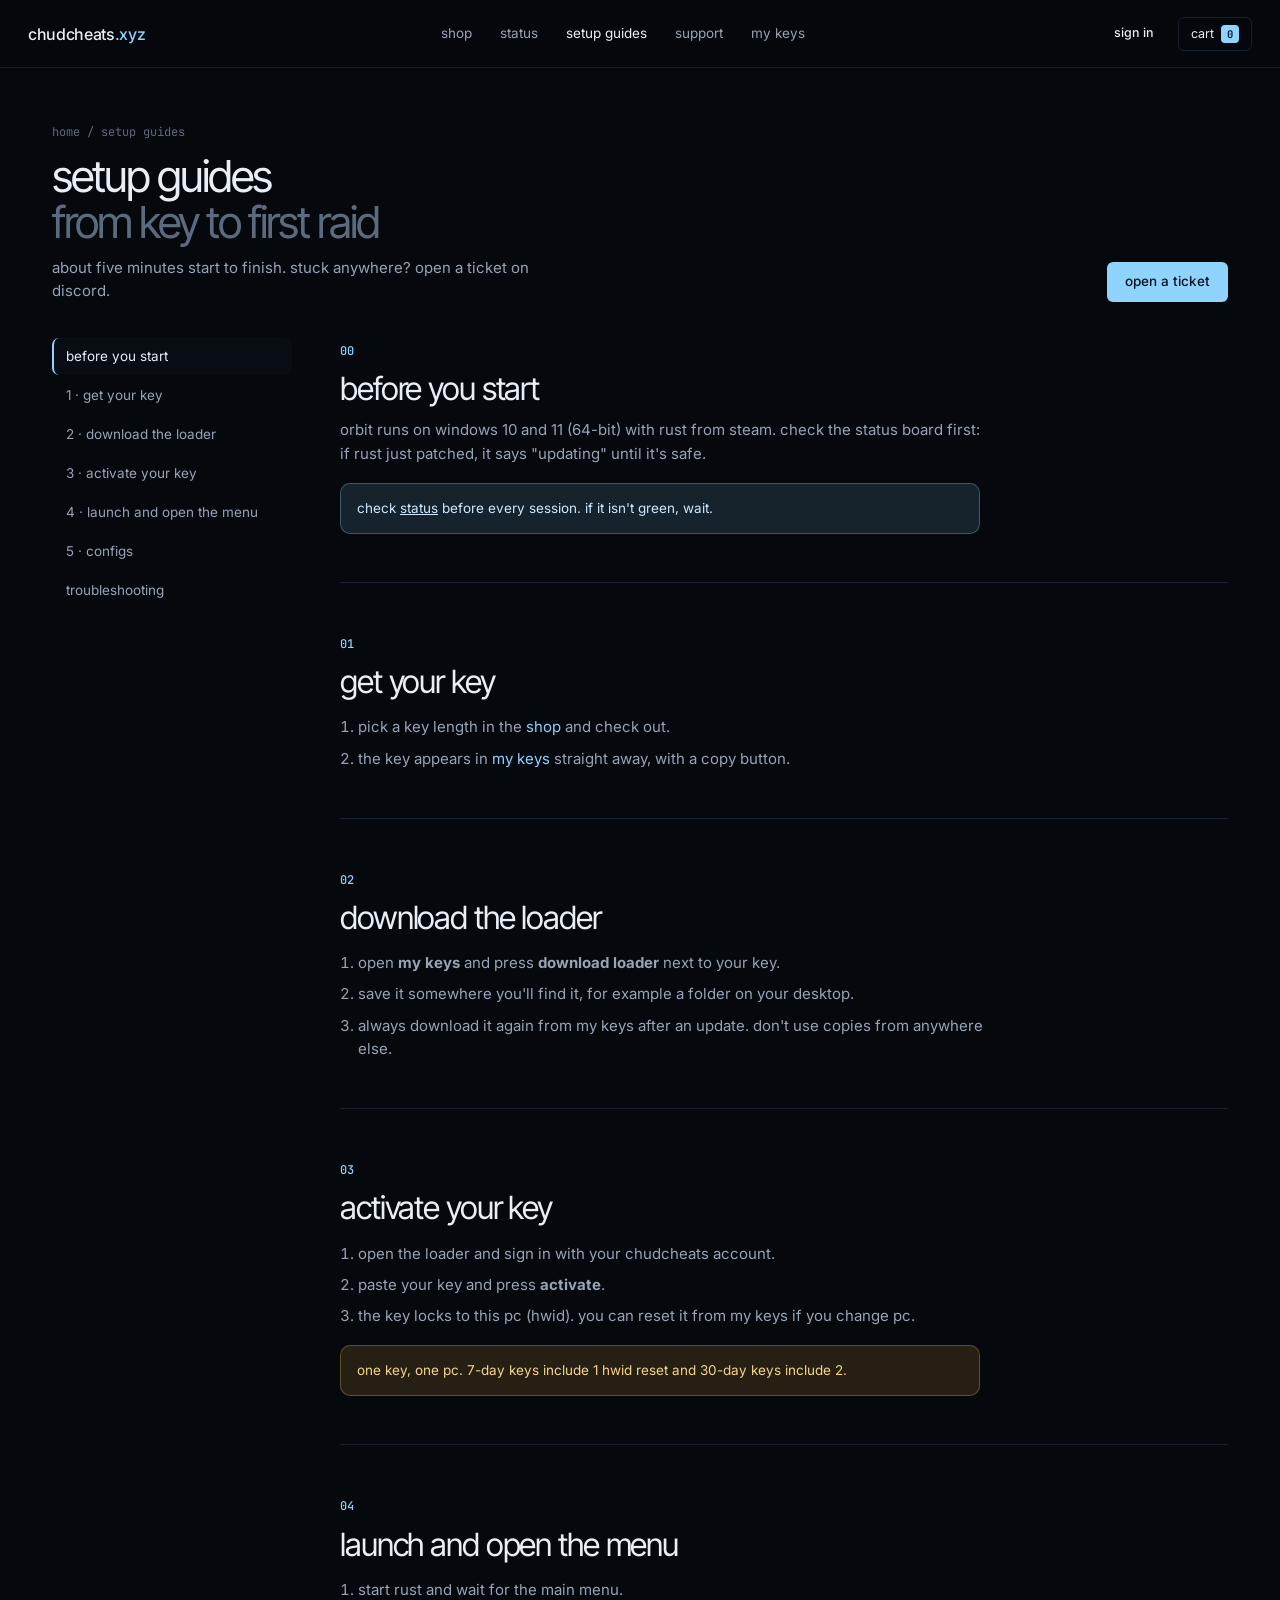
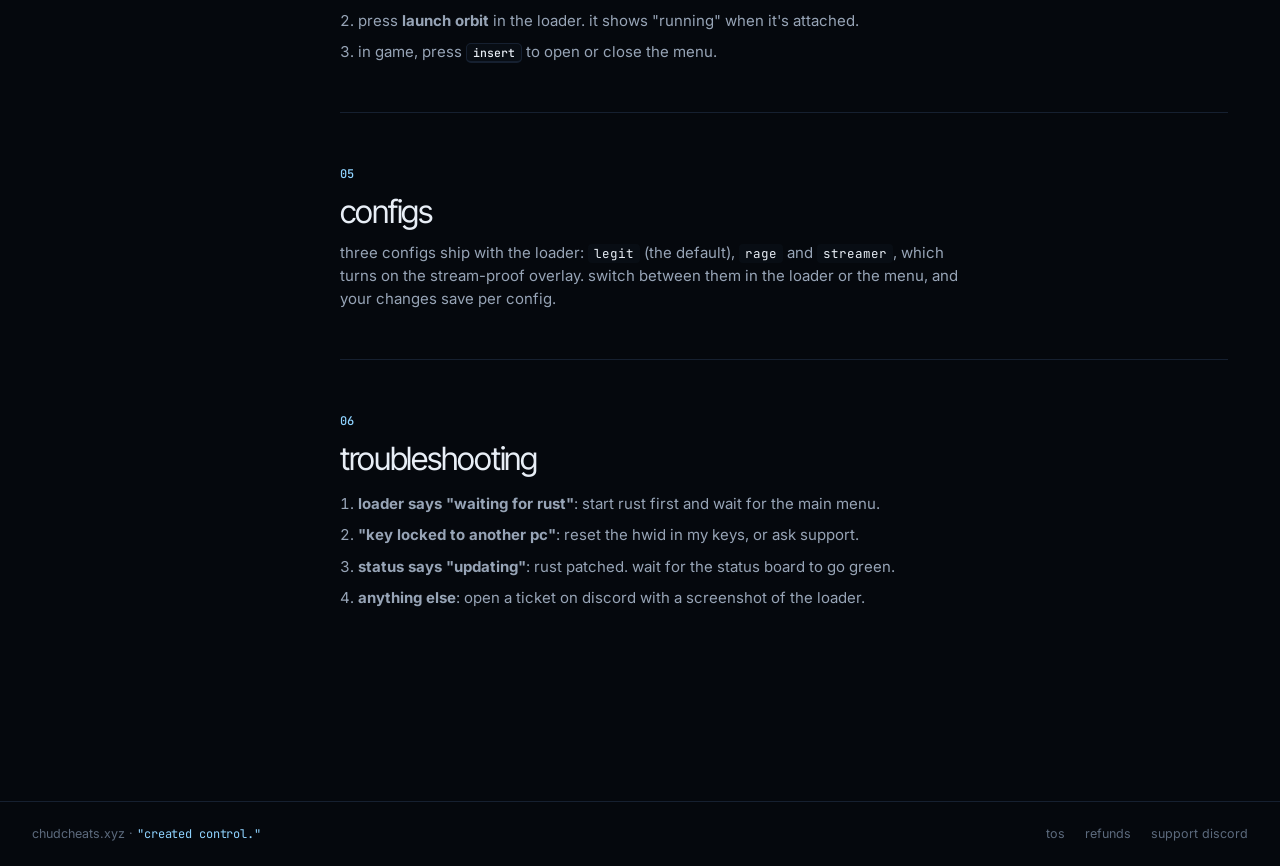
<file: guides.html>
<!doctype html>
<html lang="en" data-theme="dark">
<head>
<meta charset="utf-8">
<meta name="viewport" content="width=device-width, initial-scale=1">
<title>setup guides — chudcheats.xyz</title>
<link rel="preconnect" href="https://fonts.googleapis.com"><link rel="preconnect" href="https://fonts.gstatic.com" crossorigin>
<link href="https://fonts.googleapis.com/css2?family=Inter:wght@400;500;600&family=Inter+Tight:wght@400;500&family=JetBrains+Mono:wght@400;500&display=swap" rel="stylesheet">
<link rel="stylesheet" href="kit.css"><link rel="stylesheet" href="site.css">
</head>
<body>
<header class="topbar">
  <a class="logo" href="index.html"><span>chudcheats<b>.xyz</b></span></a>
  <nav class="links"><a href="shop.html">shop</a><a href="index.html#status">status</a><a href="guides.html" class="on">setup guides</a><a href="https://discord.gg/Et76gjWDX2">support</a><a href="dashboard.html">my keys</a></nav>
  <div class="right"><a class="btn btn-ghost guest-only" href="login.html">sign in</a><a class="user-chip" href="dashboard.html"><i data-user-init></i><span data-user-name></span></a><a class="cart" href="cart.html"><span>cart</span><b data-cart-count>0</b></a></div>
</header>

<main class="page">
  <div class="page-head"><div><div class="crumbs"><a href="index.html">home</a> / setup guides</div><h1>setup guides<br><span class="muted" style="color:var(--ink-3)">from key to first raid</span></h1><p>about five minutes start to finish. stuck anywhere? open a ticket on discord.</p></div>
    <a class="btn btn-acc" href="https://discord.gg/Et76gjWDX2">open a ticket</a></div>
  <div class="guide">
    <nav class="toc" id="toc">
      <a href="#before">before you start</a><a href="#key">1 · get your key</a><a href="#loader">2 · download the loader</a><a href="#activate">3 · activate your key</a>
      <a href="#launch">4 · launch and open the menu</a><a href="#configs">5 · configs</a><a href="#trouble">troubleshooting</a>
    </nav>
    <div>
      <section class="gstep" id="before"><span class="n">00</span><h2>before you start</h2>
        <p>orbit runs on windows 10 and 11 (64-bit) with rust from steam. check the status board first: if rust just patched, it says "updating" until it's safe.</p>
        <div class="callout info">check <a href="index.html#status" style="text-decoration:underline">status</a> before every session. if it isn't green, wait.</div></section>
      <section class="gstep" id="key"><span class="n">01</span><h2>get your key</h2>
        <ol><li>pick a key length in the <a href="shop.html" style="color:var(--accent)">shop</a> and check out.</li><li>the key appears in <a href="dashboard.html" style="color:var(--accent)">my keys</a> straight away, with a copy button.</li></ol></section>
      <section class="gstep" id="loader"><span class="n">02</span><h2>download the loader</h2>
        <ol><li>open <b>my keys</b> and press <b>download loader</b> next to your key.</li><li>save it somewhere you'll find it, for example a folder on your desktop.</li><li>always download it again from my keys after an update. don't use copies from anywhere else.</li></ol></section>
      <section class="gstep" id="activate"><span class="n">03</span><h2>activate your key</h2>
        <ol><li>open the loader and sign in with your chudcheats account.</li><li>paste your key and press <b>activate</b>.</li><li>the key locks to this pc (hwid). you can reset it from my keys if you change pc.</li></ol>
        <div class="callout">one key, one pc. 7-day keys include 1 hwid reset and 30-day keys include 2.</div></section>
      <section class="gstep" id="launch"><span class="n">04</span><h2>launch and open the menu</h2>
        <ol><li>start rust and wait for the main menu.</li><li>press <b>launch orbit</b> in the loader. it shows "running" when it's attached.</li><li>in game, press <kbd>insert</kbd> to open or close the menu.</li></ol></section>
      <section class="gstep" id="configs"><span class="n">05</span><h2>configs</h2>
        <p>three configs ship with the loader: <code>legit</code> (the default), <code>rage</code> and <code>streamer</code>, which turns on the stream-proof overlay. switch between them in the loader or the menu, and your changes save per config.</p></section>
      <section class="gstep" id="trouble"><span class="n">06</span><h2>troubleshooting</h2>
        <ol><li><b>loader says "waiting for rust"</b>: start rust first and wait for the main menu.</li><li><b>"key locked to another pc"</b>: reset the hwid in my keys, or ask support.</li><li><b>status says "updating"</b>: rust patched. wait for the status board to go green.</li><li><b>anything else</b>: open a ticket on discord with a screenshot of the loader.</li></ol></section>
    </div>
  </div>
</main>

<footer class="mini-foot"><span>chudcheats.xyz · <span class="mono" style="color:var(--accent)">"created control."</span></span><div><a href="terms.html">tos</a><a href="terms.html#refunds">refunds</a><a href="https://discord.gg/Et76gjWDX2">support discord</a></div></footer>
<script src="site.js"></script>
<script>
(() => { const { $$ } = CC; const links = $$('#toc a'), secs = links.map(a => document.querySelector(a.getAttribute('href')));
  const io = new IntersectionObserver(es => es.forEach(e => { if (e.isIntersecting) links.forEach(a => a.classList.toggle('on', a.getAttribute('href') === '#' + e.target.id)); }), { rootMargin: '-30% 0px -60% 0px' });
  secs.forEach(s => s && io.observe(s)); })();
</script>
</body>
</html>
</file>
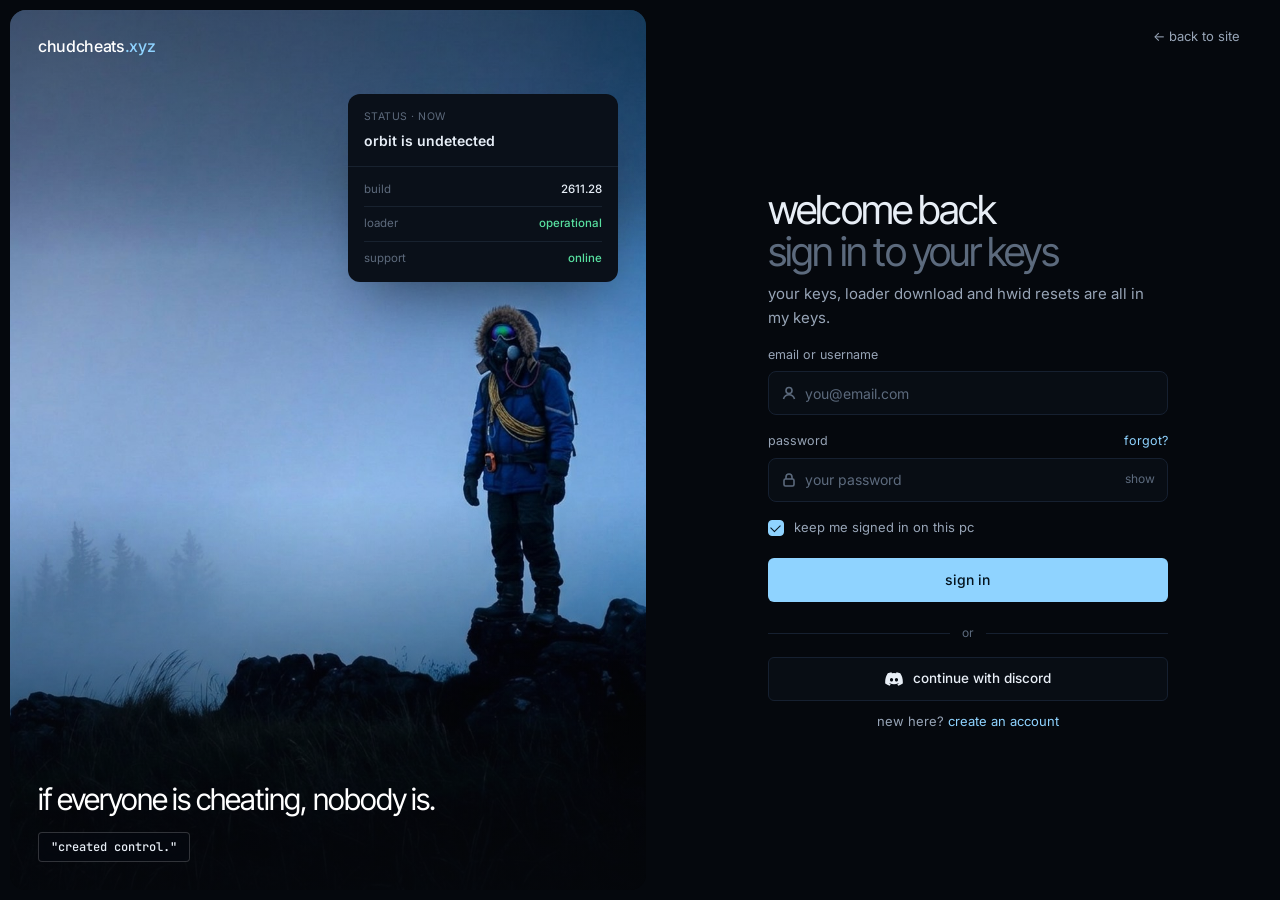
<file: login.html>
<!doctype html>
<html lang="en" data-theme="dark">
<head>
<meta charset="utf-8">
<meta name="viewport" content="width=device-width, initial-scale=1">
<title>sign in — chudcheats.xyz</title>
<link rel="preconnect" href="https://fonts.googleapis.com"><link rel="preconnect" href="https://fonts.gstatic.com" crossorigin>
<link href="https://fonts.googleapis.com/css2?family=Inter:wght@400;500;600&family=Inter+Tight:wght@400;500&family=JetBrains+Mono:wght@400;500&display=swap" rel="stylesheet">
<script src="https://challenges.cloudflare.com/turnstile/v0/api.js?render=explicit" async defer></script>
<link rel="stylesheet" href="kit.css"><link rel="stylesheet" href="site.css">
</head>
<body>
<div class="auth">
  <div class="auth-art" style="background-image:url(img/auth-login.jpg?v=arctic);background-position:70% 60%">
    <a class="logo" href="index.html"><span>chudcheats<b>.xyz</b></span></a>
    <div class="card-in"><div class="hd"><small>status · now</small><b>orbit is undetected</b></div>
      <div class="kv"><div><span>build</span><b>2611.28</b></div><div><span>loader</span><b class="ok">operational</b></div><div><span>support</span><b class="ok">online</b></div></div></div>
    <div class="quote"><p>if everyone is cheating, nobody is.</p><div class="tags"><span class="tagq dim">"created control."</span></div></div>
  </div>
  <div class="auth-side">
    <a class="back" href="index.html">← back to site</a>
    <form class="auth-form" id="f" novalidate>
      <h1>welcome back<br><span class="muted">sign in to your keys</span></h1>
      <p>your keys, loader download and hwid resets are all in my keys.</p>
      <div class="field" id="f-id"><label for="id">email or username</label>
        <div class="inp"><svg viewBox="0 0 16 16"><circle cx="8" cy="5.5" r="3"/><path d="M2.5 14c.8-2.8 3-4.2 5.5-4.2s4.7 1.4 5.5 4.2"/></svg><input id="id" name="id" autocomplete="username" placeholder="you@email.com"></div>
        <span class="err">enter your email or username</span></div>
      <div class="field" id="f-pw"><label for="pw">password <a href="forgot.html">forgot?</a></label>
        <div class="inp"><svg viewBox="0 0 16 16"><rect x="3" y="7" width="10" height="7" rx="1.5"/><path d="M5 7V5a3 3 0 016 0v2"/></svg><input id="pw" name="password" type="password" autocomplete="current-password" placeholder="your password"><button type="button" data-show="pw">show</button></div>
        <span class="err">enter your password</span></div>
      <label class="check"><input type="checkbox" checked><span>keep me signed in on this pc</span></label>
      <div class="turnstile-slot" id="turnstile-login"></div>
      <div class="flash bad" id="flash">wrong email or password.</div>
      <button class="btn btn-acc btn-block" id="go">sign in</button>
      <div class="or">or</div>
      <button type="button" class="btn btn-discord" id="dc"><svg viewBox="0 0 24 24"><path d="M20.3 4.4A19.6 19.6 0 0015.4 3l-.6 1.3a18 18 0 00-5.6 0L8.6 3a19.5 19.5 0 00-4.9 1.4C.6 9 0 13.6.3 18.1A19.8 19.8 0 006.3 21l1.3-2a12.8 12.8 0 01-2-1l.5-.4a14.1 14.1 0 0011.8 0l.5.4a12.7 12.7 0 01-2 1l1.3 2a19.7 19.7 0 006-3c.4-5.2-.7-9.8-3.4-13.6zM8.7 15.3c-1.2 0-2.1-1.1-2.1-2.4s.9-2.4 2.1-2.4 2.2 1.1 2.1 2.4c0 1.3-.9 2.4-2.1 2.4zm6.6 0c-1.2 0-2.1-1.1-2.1-2.4s.9-2.4 2.1-2.4 2.2 1.1 2.1 2.4c0 1.3-.9 2.4-2.1 2.4z"/></svg>continue with discord</button>
      <p class="note">new here? <a href="register.html" id="reg-link">create an account</a></p>
    </form>
  </div>
</div>
<script src="site.js"></script>
<script>
(() => {
const { $, $$, api, ready, turnstile, paintUser } = CC;
const rawNext = new URLSearchParams(location.search).get('next') || '';
const next = (rawNext && !/^[a-z]+:/i.test(rawNext) && !rawNext.startsWith('//')) ? rawNext : 'dashboard.html';
if (rawNext && $('#reg-link')) $('#reg-link').href = 'register.html?next=' + encodeURIComponent(next);

ready.then(u => { if (u) location.replace(next); });
turnstile.mount('login', 'turnstile-login');

$$('[data-show]').forEach(b => b.onclick = () => {
  const i = $('#' + b.dataset.show);
  i.type = i.type === 'password' ? 'text' : 'password';
  b.textContent = i.type === 'password' ? 'show' : 'hide';
});

const showErr = msg => {
  const f = $('#flash');
  f.className = 'flash show bad';
  f.textContent = String(msg || 'wrong email or password.').toLowerCase();
};

$('#f').onsubmit = async e => {
  e.preventDefault();
  $('#flash').className = 'flash bad';
  const id = $('#id').value.trim(), pw = $('#pw').value;
  $('#f-id').classList.toggle('bad', !id);
  $('#f-pw').classList.toggle('bad', !pw);
  if (!id || !pw) return;

  const cfToken = turnstile.token('login');
  if (turnstile.isActive() && !cfToken) {
    showErr('please complete cloudflare verification before signing in.');
    return;
  }

  $('#go').disabled = true;
  $('#go').textContent = 'signing in…';

  const data = await api('api/auth.php?action=login', {
    method: 'POST',
    headers: { 'Content-Type': 'application/json' },
    body: JSON.stringify({ email: id, password: pw, cf_turnstile_response: cfToken })
  });

  if (data.success && data.user) {
    paintUser(data.user);
    turnstile.reset('login');
    location.href = next;
    return;
  }

  if (data.turnstile_reset || turnstile.isActive()) turnstile.reset('login');
  showErr(data.message || 'wrong email, username or password.');
  $('#go').disabled = false;
  $('#go').textContent = 'sign in';
};

$('#dc').onclick = () => showErr('discord sign-in is not enabled yet — sign in with your email or username.');
})();
</script>
</body>
</html>
</file>
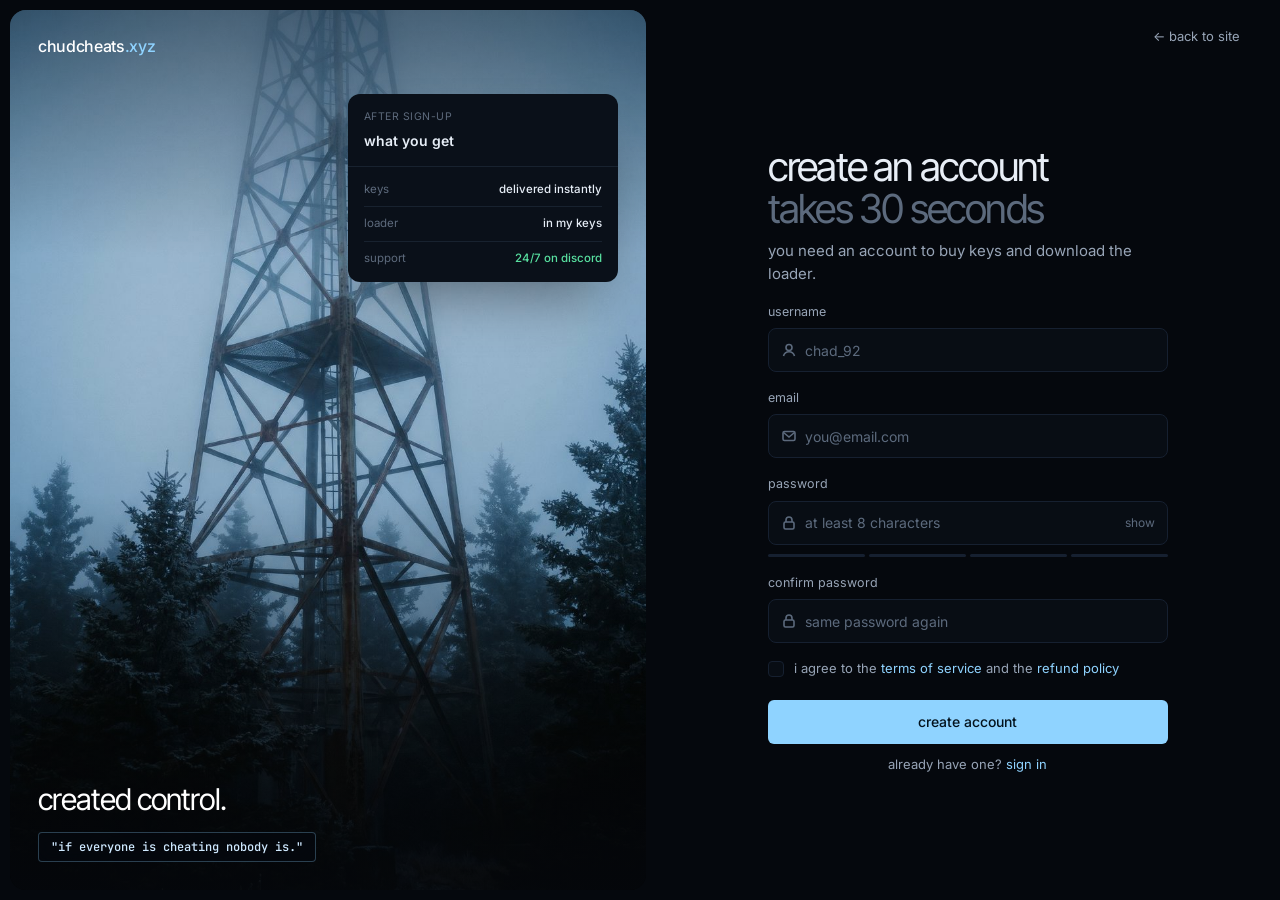
<file: register.html>
<!doctype html>
<html lang="en" data-theme="dark">
<head>
<meta charset="utf-8">
<meta name="viewport" content="width=device-width, initial-scale=1">
<title>create an account — chudcheats.xyz</title>
<link rel="preconnect" href="https://fonts.googleapis.com"><link rel="preconnect" href="https://fonts.gstatic.com" crossorigin>
<link href="https://fonts.googleapis.com/css2?family=Inter:wght@400;500;600&family=Inter+Tight:wght@400;500&family=JetBrains+Mono:wght@400;500&display=swap" rel="stylesheet">
<script src="https://challenges.cloudflare.com/turnstile/v0/api.js?render=explicit" async defer></script>
<link rel="stylesheet" href="kit.css"><link rel="stylesheet" href="site.css">
</head>
<body>
<div class="auth">
  <div class="auth-art" style="background-image:url(img/tower.jpg);background-position:center 35%">
    <a class="logo" href="index.html"><span>chudcheats<b>.xyz</b></span></a>
    <div class="card-in"><div class="hd"><small>after sign-up</small><b>what you get</b></div>
      <div class="kv"><div><span>keys</span><b>delivered instantly</b></div><div><span>loader</span><b>in my keys</b></div><div><span>support</span><b class="ok">24/7 on discord</b></div></div></div>
    <div class="quote"><p>created control.</p><div class="tags"><span class="tagq">"if everyone is cheating nobody is."</span></div></div>
  </div>
  <div class="auth-side">
    <a class="back" href="index.html">← back to site</a>
    <form class="auth-form" id="f" novalidate>
      <h1>create an account<br><span class="muted">takes 30 seconds</span></h1>
      <p>you need an account to buy keys and download the loader.</p>
      <div class="field" id="f-name"><label for="name">username</label>
        <div class="inp"><svg viewBox="0 0 16 16"><circle cx="8" cy="5.5" r="3"/><path d="M2.5 14c.8-2.8 3-4.2 5.5-4.2s4.7 1.4 5.5 4.2"/></svg><input id="name" autocomplete="username" placeholder="chad_92" maxlength="16"></div>
        <span class="err">3 to 16 letters, numbers or underscores</span></div>
      <div class="field" id="f-email"><label for="email">email</label>
        <div class="inp"><svg viewBox="0 0 16 16"><rect x="2" y="3.5" width="12" height="9" rx="1.5"/><path d="M2.5 4.5L8 9l5.5-4.5"/></svg><input id="email" type="email" autocomplete="email" placeholder="you@email.com"></div>
        <span class="err">enter a valid email</span></div>
      <div class="field" id="f-pw"><label for="pw">password <span id="pw-l" class="mono" style="font-size:11px;color:var(--ink-3)"></span></label>
        <div class="inp"><svg viewBox="0 0 16 16"><rect x="3" y="7" width="10" height="7" rx="1.5"/><path d="M5 7V5a3 3 0 016 0v2"/></svg><input id="pw" type="password" autocomplete="new-password" placeholder="at least 8 characters"><button type="button" data-show="pw">show</button></div>
        <div class="strength" id="str"><i></i><i></i><i></i><i></i></div>
        <span class="err">use at least 8 characters</span></div>
      <div class="field" id="f-pw2"><label for="pw2">confirm password</label>
        <div class="inp"><svg viewBox="0 0 16 16"><rect x="3" y="7" width="10" height="7" rx="1.5"/><path d="M5 7V5a3 3 0 016 0v2"/></svg><input id="pw2" type="password" autocomplete="new-password" placeholder="same password again"></div>
        <span class="err">passwords don't match</span></div>
      <label class="check" id="f-tos"><input type="checkbox" id="tos"><span>i agree to the <a href="terms.html" target="_blank">terms of service</a> and the <a href="terms.html#refunds" target="_blank">refund policy</a></span></label>
      <div class="turnstile-slot" id="turnstile-register"></div>
      <div class="flash bad" id="flash"></div>
      <button class="btn btn-acc btn-block" id="go">create account</button>
      <p class="note">already have one? <a href="login.html" id="login-link">sign in</a></p>
    </form>
  </div>
</div>
<script src="site.js"></script>
<script>
(() => {
const { $, $$, api, ready, turnstile, paintUser } = CC;
const rawNext = new URLSearchParams(location.search).get('next') || '';
const safeNext = (rawNext && !/^[a-z]+:/i.test(rawNext) && !rawNext.startsWith('//')) ? rawNext : '';
if (safeNext && $('#login-link')) $('#login-link').href = 'login.html?next=' + encodeURIComponent(safeNext);

ready.then(u => { if (u) location.replace(safeNext || 'dashboard.html'); });
turnstile.mount('register', 'turnstile-register');

$$('[data-show]').forEach(b => b.onclick = () => {
  const i = $('#' + b.dataset.show);
  i.type = i.type === 'password' ? 'text' : 'password';
  b.textContent = i.type === 'password' ? 'show' : 'hide';
});

const score = p => (p.length >= 8) + (p.length >= 12) + (/[A-Z]/.test(p) && /[a-z]/.test(p)) + (/[\d\W]/.test(p));
$('#pw').oninput = () => {
  const s = $('#pw').value ? Math.max(1, score($('#pw').value)) : 0;
  $('#str').className = 'strength' + (s ? ' s' + s : '');
  $('#pw-l').textContent = ['', 'weak', 'okay', 'good', 'strong'][s];
};

const showErr = msg => {
  const f = $('#flash');
  f.className = 'flash show bad';
  f.textContent = String(msg || 'registration failed.').toLowerCase();
};

$('#f').onsubmit = async e => {
  e.preventDefault();
  $('#flash').className = 'flash bad';
  const name = $('#name').value.trim(), email = $('#email').value.trim().toLowerCase(), pw = $('#pw').value, pw2 = $('#pw2').value;
  const bad = {
    'f-name': !/^[a-zA-Z0-9_]{3,16}$/.test(name),
    'f-email': !/^\S+@\S+\.\S+$/.test(email),
    'f-pw': pw.length < 8,
    'f-pw2': !pw2 || pw !== pw2,
    'f-tos': !$('#tos').checked
  };
  Object.entries(bad).forEach(([id, b]) => $('#' + id).classList.toggle('bad', b));
  if (Object.values(bad).some(Boolean)) return;

  const cfToken = turnstile.token('register');
  if (turnstile.isActive() && !cfToken) {
    showErr('please complete cloudflare verification before registering.');
    return;
  }

  $('#go').disabled = true;
  $('#go').textContent = 'creating account…';

  const data = await api('api/auth.php?action=register', {
    method: 'POST',
    headers: { 'Content-Type': 'application/json' },
    body: JSON.stringify({
      username: name,
      email,
      password: pw,
      confirm_password: pw2,
      cf_turnstile_response: cfToken
    })
  });

  if (data.success && data.user) {
    paintUser(data.user);
    turnstile.reset('register');
    location.href = safeNext || 'dashboard.html?welcome=1';
    return;
  }

  if (data.turnstile_reset || turnstile.isActive()) turnstile.reset('register');
  showErr(data.message || 'registration failed.');
  $('#go').disabled = false;
  $('#go').textContent = 'create account';
};
})();
</script>
</body>
</html>
</file>
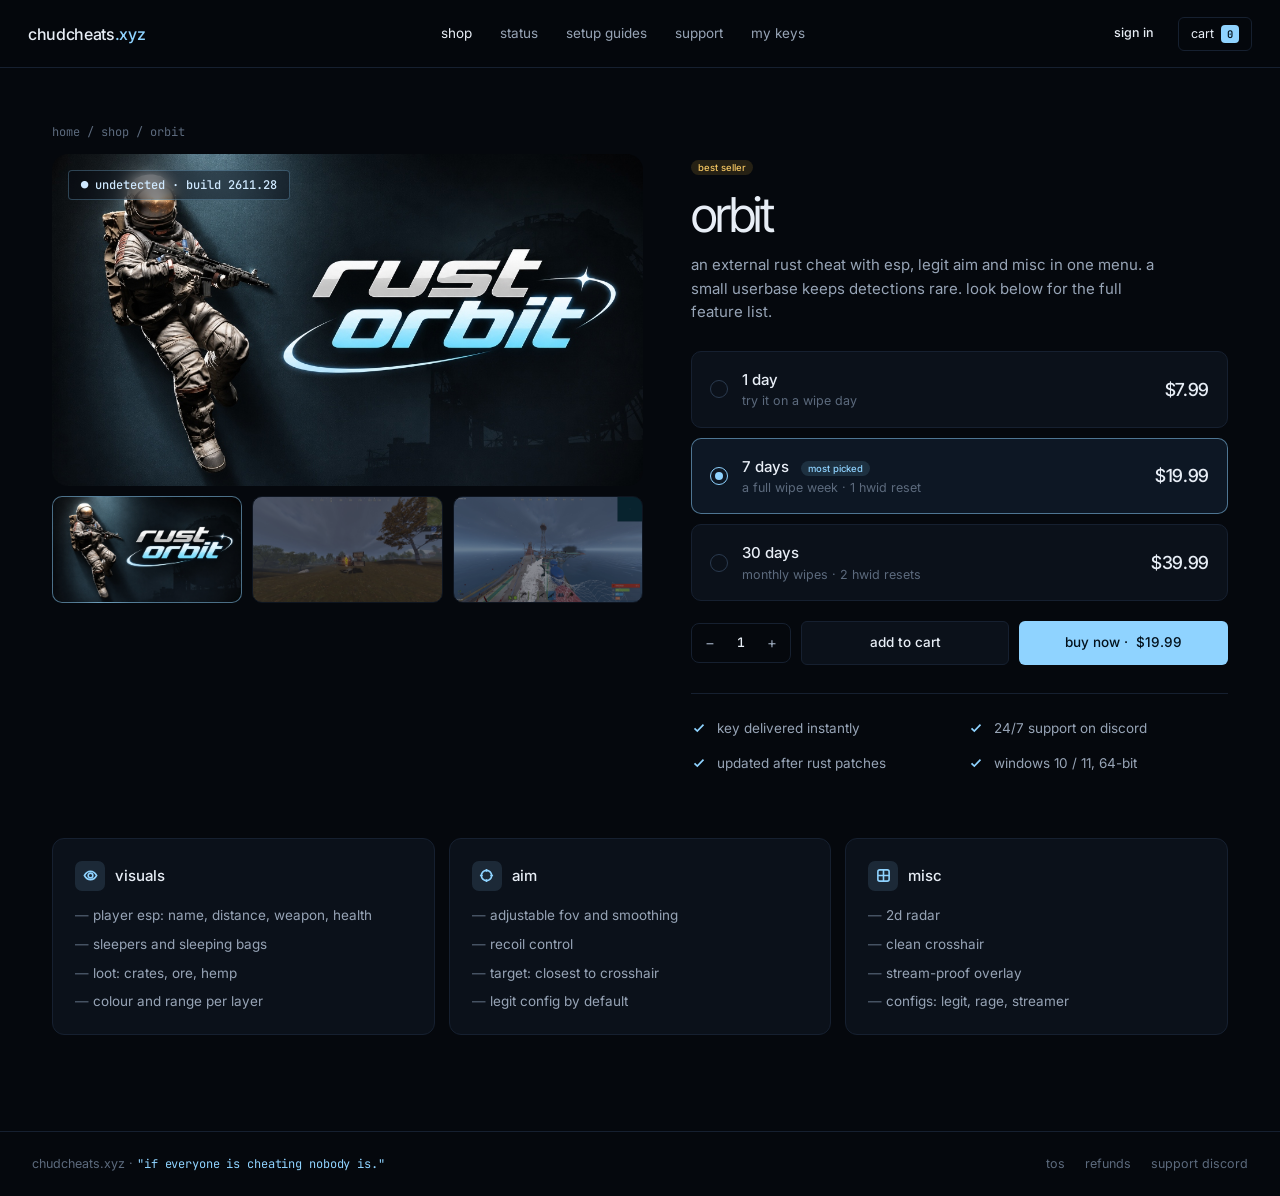
<file: shop.html>
<!doctype html>
<html lang="en" data-theme="dark">
<head>
<meta charset="utf-8">
<meta name="viewport" content="width=device-width, initial-scale=1">
<title>orbit — chudcheats.xyz</title>
<link rel="preconnect" href="https://fonts.googleapis.com"><link rel="preconnect" href="https://fonts.gstatic.com" crossorigin>
<link href="https://fonts.googleapis.com/css2?family=Inter:wght@400;500;600&family=Inter+Tight:wght@400;500&family=JetBrains+Mono:wght@400;500&display=swap" rel="stylesheet">
<link rel="stylesheet" href="kit.css"><link rel="stylesheet" href="site.css">
</head>
<body>
<header class="topbar">
  <a class="logo" href="index.html"><span>chudcheats<b>.xyz</b></span></a>
  <nav class="links"><a href="shop.html" class="on">shop</a><a href="index.html#status">status</a><a href="guides.html">setup guides</a><a href="https://discord.gg/Et76gjWDX2">support</a><a href="dashboard.html">my keys</a></nav>
  <div class="right"><a class="btn btn-ghost guest-only" href="login.html">sign in</a><a class="user-chip" href="dashboard.html"><i data-user-init></i><span data-user-name></span></a><a class="cart" href="cart.html"><span>cart</span><b data-cart-count>0</b></a></div>
</header>

<main class="page">
  <div class="crumbs"><a href="index.html">home</a> / <a href="shop.html">shop</a> / orbit</div>
  <div class="prod-grid">
    <div>
      <div class="gallery" id="gal" style="background-image:url(img/product.jpg)"><span class="tagq">● undetected · build 2611.28</span></div>
      <div class="thumbs">
        <button class="on" style="background-image:url(img/product.jpg)" data-img="img/product.jpg" aria-label="main product view"></button>
        <button style="background-image:url(img/preview-1.jpg)" data-img="img/preview-1.jpg" aria-label="secondary view 1"></button>
        <button style="background-image:url(img/preview-2.jpg)" data-img="img/preview-2.jpg" aria-label="secondary view 2"></button>
      </div>
    </div>
    <div class="buy">
      <span class="st y" style="margin:0">best seller</span>
      <h1>orbit</h1>
      <p>an external rust cheat with esp, legit aim and misc in one menu. a small userbase keeps detections rare. look below for the full feature list.</p>
      <div class="tiers" id="tiers">
        <label class="tier"><input type="radio" name="t" value="1d"><div><b>1 day</b><small>try it on a wipe day</small></div><span class="pr">$7.99</span></label>
        <label class="tier"><input type="radio" name="t" value="7d" checked><div><b>7 days <span class="st b">most picked</span></b><small>a full wipe week · 1 hwid reset</small></div><span class="pr">$19.99</span></label>
        <label class="tier"><input type="radio" name="t" value="30d"><div><b>30 days</b><small>monthly wipes · 2 hwid resets</small></div><span class="pr">$39.99</span></label>
      </div>
      <div class="buy-row">
        <div class="qty"><button type="button" id="minus" aria-label="less">−</button><span id="q">1</span><button type="button" id="plus" aria-label="more">+</button></div>
        <button class="btn btn-line" id="addb">add to cart</button>
        <button class="btn btn-acc" id="buyb">buy now · <span id="tot">$19.99</span></button>
      </div>
      <div class="perks">
        <div><svg viewBox="0 0 16 16"><path d="M3.5 8.3l2.8 2.7 6.2-6.3"/></svg>key delivered instantly</div>
        <div><svg viewBox="0 0 16 16"><path d="M3.5 8.3l2.8 2.7 6.2-6.3"/></svg>24/7 support on discord</div>
        <div><svg viewBox="0 0 16 16"><path d="M3.5 8.3l2.8 2.7 6.2-6.3"/></svg>updated after rust patches</div>
        <div><svg viewBox="0 0 16 16"><path d="M3.5 8.3l2.8 2.7 6.2-6.3"/></svg>windows 10 / 11, 64-bit</div>
      </div>
    </div>
  </div>

  <div class="flist">
    <div class="box-c"><h3><i><svg viewBox="0 0 16 16"><circle cx="8" cy="8" r="2.5"/><path d="M1.5 8S4 3.5 8 3.5 14.5 8 14.5 8 12 12.5 8 12.5 1.5 8 1.5 8z"/></svg></i>visuals</h3>
      <ul><li>player esp: name, distance, weapon, health</li><li>sleepers and sleeping bags</li><li>loot: crates, ore, hemp</li><li>colour and range per layer</li></ul></div>
    <div class="box-c"><h3><i><svg viewBox="0 0 16 16"><circle cx="8" cy="8" r="5.5"/><path d="M8 1v3M8 12v3M1 8h3M12 8h3"/></svg></i>aim</h3>
      <ul><li>adjustable fov and smoothing</li><li>recoil control</li><li>target: closest to crosshair</li><li>legit config by default</li></ul></div>
    <div class="box-c"><h3><i><svg viewBox="0 0 16 16"><rect x="2" y="2" width="12" height="12" rx="2"/><path d="M8 2v12M2 8h12"/></svg></i>misc</h3>
      <ul><li>2d radar</li><li>clean crosshair</li><li>stream-proof overlay</li><li>configs: legit, rage, streamer</li></ul></div>
  </div>
</main>

<footer class="mini-foot"><span>chudcheats.xyz · <span class="mono" style="color:var(--accent)">"if everyone is cheating nobody is."</span></span><div><a href="terms.html">tos</a><a href="terms.html#refunds">refunds</a><a href="https://discord.gg/Et76gjWDX2">support discord</a></div></footer>

<script src="site.js"></script>
<script>
(() => {
const { $, $$, TIERS, money } = CC;
let q = 1;
const tier = () => $('#tiers input:checked').value;
const paint = () => { $('#q').textContent = q; $('#tot').textContent = money(TIERS[tier()].price * q); };
$$('#tiers input').forEach(i => i.onchange = paint);
$('#minus').onclick = () => { q = Math.max(1, q - 1); paint(); };
$('#plus').onclick = () => { q = Math.min(10, q + 1); paint(); };
$('#addb').onclick = () => CC.add(tier(), q);
$('#buyb').onclick = () => { CC.add(tier(), q); location.href = 'cart.html'; };
$$('.thumbs button').forEach(b => b.onclick = () => { $$('.thumbs button').forEach(x => x.classList.toggle('on', x === b)); $('#gal').style.backgroundImage = `url(${b.dataset.img})`; });
const pre = new URLSearchParams(location.search).get('tier'); if (TIERS[pre]) $(`#tiers input[value="${pre}"]`).checked = true;
paint();
})();
</script>
</body>
</html>
</file>
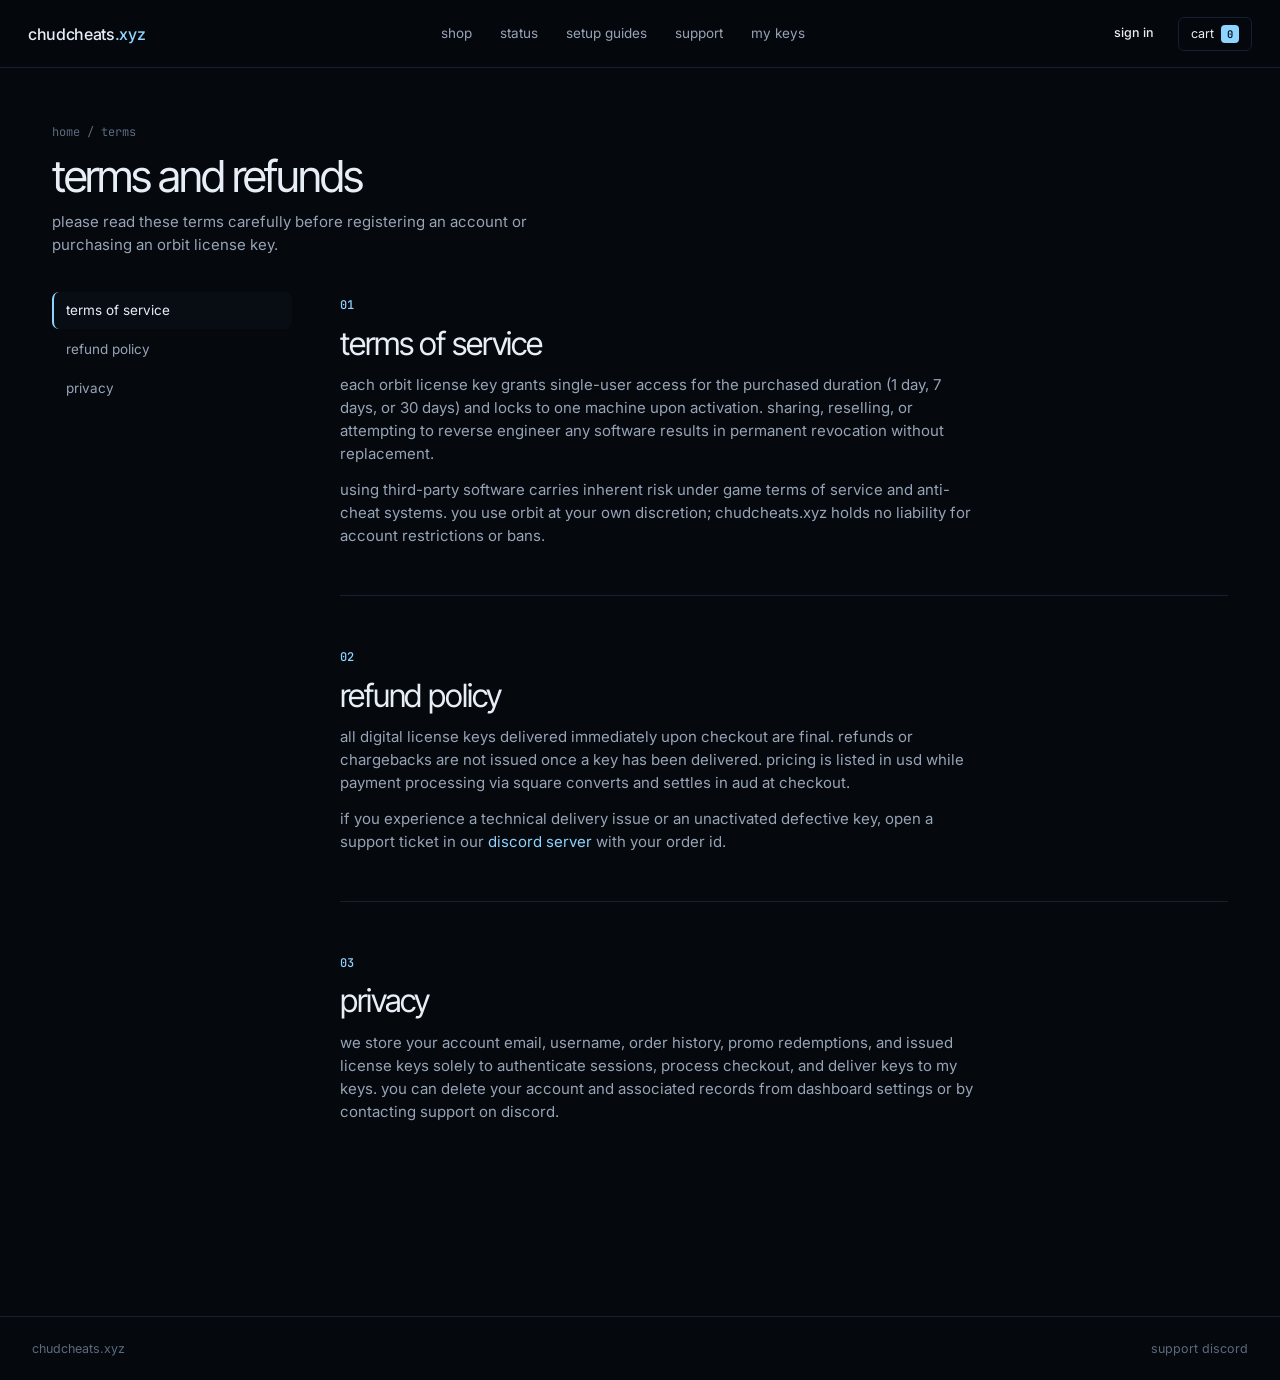
<file: terms.html>
<!doctype html>
<html lang="en" data-theme="dark">
<head>
<meta charset="utf-8">
<meta name="viewport" content="width=device-width, initial-scale=1">
<title>terms and refunds — chudcheats.xyz</title>
<link rel="preconnect" href="https://fonts.googleapis.com"><link rel="preconnect" href="https://fonts.gstatic.com" crossorigin>
<link href="https://fonts.googleapis.com/css2?family=Inter:wght@400;500;600&family=Inter+Tight:wght@400;500&family=JetBrains+Mono:wght@400;500&display=swap" rel="stylesheet">
<link rel="stylesheet" href="kit.css"><link rel="stylesheet" href="site.css">
</head>
<body>
<header class="topbar">
  <a class="logo" href="index.html"><span>chudcheats<b>.xyz</b></span></a>
  <nav class="links"><a href="shop.html">shop</a><a href="index.html#status">status</a><a href="guides.html">setup guides</a><a href="https://discord.gg/Et76gjWDX2">support</a><a href="dashboard.html">my keys</a></nav>
  <div class="right"><a class="btn btn-ghost guest-only" href="login.html">sign in</a><a class="user-chip" href="dashboard.html"><i data-user-init></i><span data-user-name></span></a><a class="cart" href="cart.html"><span>cart</span><b data-cart-count>0</b></a></div>
</header>
<main class="page">
  <div class="page-head"><div><div class="crumbs"><a href="index.html">home</a> / terms</div><h1>terms and refunds</h1><p>please read these terms carefully before registering an account or purchasing an orbit license key.</p></div></div>
  <div class="guide">
    <nav class="toc"><a href="#terms" class="on">terms of service</a><a href="#refunds">refund policy</a><a href="#privacy">privacy</a></nav>
    <div>
      <section class="gstep" id="terms"><span class="n">01</span><h2>terms of service</h2>
        <p>each orbit license key grants single-user access for the purchased duration (1 day, 7 days, or 30 days) and locks to one machine upon activation. sharing, reselling, or attempting to reverse engineer any software results in permanent revocation without replacement.</p>
        <p>using third-party software carries inherent risk under game terms of service and anti-cheat systems. you use orbit at your own discretion; chudcheats.xyz holds no liability for account restrictions or bans.</p></section>
      <section class="gstep" id="refunds"><span class="n">02</span><h2>refund policy</h2>
        <p>all digital license keys delivered immediately upon checkout are final. refunds or chargebacks are not issued once a key has been delivered. pricing is listed in usd while payment processing via square converts and settles in aud at checkout.</p>
        <p>if you experience a technical delivery issue or an unactivated defective key, open a support ticket in our <a href="https://discord.gg/Et76gjWDX2" style="color:var(--accent)">discord server</a> with your order id.</p></section>
      <section class="gstep" id="privacy"><span class="n">03</span><h2>privacy</h2>
        <p>we store your account email, username, order history, promo redemptions, and issued license keys solely to authenticate sessions, process checkout, and deliver keys to my keys. you can delete your account and associated records from dashboard settings or by contacting support on discord.</p></section>
    </div>
  </div>
</main>
<footer class="mini-foot"><span>chudcheats.xyz</span><div><a href="https://discord.gg/Et76gjWDX2">support discord</a></div></footer>
<script src="site.js"></script>
</body>
</html>
</file>
<file: kit.css>
/* uisabor-site kit v1 — tokens, components, sections, 4 hero recipes, motion.
   Theme a site by overriding tokens in its own <style> (:root{...}). Dark pages: <html data-theme="dark">.
   Reference build: ~/fieldwork/index.html (recipe r-center). */
:root{
  --bg:#ffffff; --soft:#f5f5f2; --card:#ffffff; --ink:#0b0d0c; --ink-2:#5c605d; --ink-3:#a3a7a4; --tail:#b2b5b2; --line:#e6e6e1; --hatch:#ecece8;
  --accent:#2452e5; --accent-soft:#e8eeff; --on-accent:#ffffff;
  --panel:#0b0d0c; --on-panel:#ffffff;
  --ui-bg:#ffffff; --ui-soft:#fafaf8; --ui-ink:#0b0d0c; --ui-ink-2:#5c605d; --ui-ink-3:#a3a7a4; --ui-line:#e6e6e1; --ui-dot:#dcdcd6;
  --ok:#137a3d; --ok-dot:#1fa152; --ok-soft:#e9f8ef; --warn:#9a6200; --warn-dot:#e5a01f; --warn-soft:#fff4dc; --bad:#e5484d;
  --hero-bg:#3e7dcd; --hero-ink:#ffffff; --hero-veil:rgba(18,58,130,.34);
  --display:"Gambetta", Georgia, serif; --display-track:-0.03em; --sans:"Inter", system-ui, sans-serif; --mono:ui-monospace, "SF Mono", Menlo, monospace;
  --r-frame:16px; --r-card:14px; --r-btn:6px;
  --wrap:1344px; --sec:140px; --hill-h:200px;
  --ease:cubic-bezier(.16,1,.3,1);
}
[data-theme=dark]{
  --bg:#0a0a0a; --soft:#111110; --card:#131312; --ink:#f2f1ed; --ink-2:#a3a29d; --ink-3:#6b6a66; --tail:#5d5c58; --line:#242422; --hatch:#1c1c1b;
  --panel:#151514; --on-panel:#f2f1ed; --accent-soft:rgba(80,120,255,.18);
  --ui-bg:#121211; --ui-soft:#0d0d0c; --ui-ink:#f2f1ed; --ui-ink-2:#a3a29d; --ui-ink-3:#6b6a66; --ui-line:#262624; --ui-dot:#222220;
  --ok:#3ccf7a; --ok-soft:rgba(31,161,82,.16); --warn:#f0b54a; --warn-soft:rgba(229,160,31,.16);
}
*{box-sizing:border-box;margin:0;padding:0}
html{-webkit-font-smoothing:antialiased;text-rendering:optimizeLegibility;scroll-behavior:smooth}
[id]{scroll-margin-top:84px}
body{background:var(--bg);color:var(--ink);font:400 15px/1.55 var(--sans)}
img{display:block;max-width:100%}
a{color:inherit;text-decoration:none}
button{font:inherit;cursor:pointer;border:0;background:none;color:inherit}
.wrap{max-width:var(--wrap);margin-inline:auto;padding-inline:48px}
.muted{color:var(--ink-3)}
.mono{font-family:var(--mono);letter-spacing:-.01em}

/* ---------- buttons (small: 40px, 13.5px, one radius per site) ---------- */
.btn{display:inline-flex;align-items:center;justify-content:center;gap:8px;height:40px;padding:0 18px;border-radius:var(--r-btn);font:500 13.5px/1 var(--sans);white-space:nowrap}
.btn-primary{background:var(--ink);color:var(--bg)}
.btn-black{background:#0b0d0c;color:#fff}
.btn-white{background:#fff;color:#0b0d0c}
.btn-line{border:1px solid var(--line);background:var(--card);color:var(--ink)}
.btn-ghost{color:inherit}
.btn svg{width:14px;height:14px}
/* his split button: label box + separate square icon box */
.btn-split{display:inline-flex;height:40px;gap:3px;font:500 13px/1 var(--sans)}
.btn-split span{display:flex;align-items:center;padding:0 16px;border-radius:var(--r-btn);background:var(--btn-bg,var(--ink));color:var(--btn-ink,var(--bg))}
.btn-split i{width:40px;display:grid;place-items:center;border-radius:var(--r-btn);background:var(--accent);color:var(--on-accent);font-style:normal;transition:transform .5s var(--ease)}
.btn-split:hover i{transform:rotate(45deg)}

/* ---------- badges & pills ---------- */
.badge{display:inline-flex;align-items:center;gap:8px;font:500 11px/1 var(--sans);letter-spacing:.08em;text-transform:uppercase}
.badge i{width:20px;height:20px;border-radius:5px;background:var(--ink);display:grid;place-items:center}
.badge i svg{width:11px;height:11px;stroke:var(--bg);fill:none;stroke-width:1.5}
.pill{display:inline-flex;align-items:center;gap:8px;height:30px;padding:0 12px 0 6px;border-radius:99px;font:500 12px/1 var(--sans);
  background:rgba(255,255,255,.16);border:1px solid rgba(255,255,255,.28);backdrop-filter:blur(10px)}
.pill b{width:20px;height:20px;border-radius:99px;background:#fff;display:grid;place-items:center}
.pill b svg{width:11px;height:11px}
.pill.ink{background:var(--card);border-color:var(--line);backdrop-filter:none}
.pill.ink b{background:var(--ink)}.pill.ink b svg path{stroke:var(--bg)}
.avs{display:flex}.avs img{width:24px;height:24px;border-radius:99px;border:2px solid var(--bg);margin-left:-7px}.avs img:first-child{margin-left:0}
.eyebrow{display:inline-flex;align-items:center;gap:12px;font-size:13px;color:var(--ink-2)}
.eyebrow:before,.eyebrow:after{content:"";width:72px;height:1px;background:linear-gradient(90deg,transparent,var(--line))}
.eyebrow:after{transform:scaleX(-1)}

/* ---------- nav ---------- */
.logo{display:flex;align-items:center;gap:9px;font:600 16px/1 var(--sans);letter-spacing:-0.02em}
.logo svg{width:24px;height:24px}
.nav{position:relative;z-index:3;display:flex;align-items:center;justify-content:space-between;height:72px;padding:0 28px}
.nav-links{display:flex;gap:34px;font:500 11px/1 var(--sans);letter-spacing:.08em;text-transform:uppercase}
.nav-links.case{font-size:13px;letter-spacing:0;text-transform:none;font-weight:400}
.nav-right{display:flex;align-items:center;gap:10px}
.nav-right .btn{height:34px;padding:0 14px;font-size:12.5px}
/* boxed nav (Nelson/Opero): white box laid on the photo */
.nav.boxed{height:auto;padding:16px 16px 0}
.nav .box{display:flex;align-items:center;gap:28px;background:#fff;color:#0b0d0c;border-radius:8px;padding:6px 6px 6px 14px;box-shadow:0 8px 24px -14px rgba(0,0,0,.4)}
.nav .box .ham{width:34px;height:34px;border-radius:6px;background:var(--accent);display:grid;place-items:center}
.nav .box .ham i{width:14px;height:1.5px;background:#fff;box-shadow:0 -4px #fff,0 4px #fff}

/* ---------- HERO (all recipes) ---------- */
.hero{margin:10px;border-radius:var(--r-frame);overflow:hidden;position:relative;color:var(--hero-ink);background:var(--hero-bg)}
.sky{position:absolute;left:0;right:0;top:-150px;bottom:-220px;z-index:0;will-change:transform;background-position:center 40%;background-size:cover}
.sky:after{content:"";position:absolute;inset:0;background:radial-gradient(60% 26% at 50% 32%,var(--hero-veil),transparent 100%)}
.hill{position:absolute;left:0;right:0;bottom:0;height:var(--hill-h);background-position:center top;background-size:cover;background-repeat:no-repeat;z-index:2;pointer-events:none}
.hero-copy{position:relative;z-index:3}
.hero h1,.hero-copy h1{font:400 66px/1.02 var(--display);letter-spacing:var(--display-track)}
.hero .hero-copy h1{text-shadow:0 1px 24px rgba(10,40,90,.18)}
.hero-copy .sub{max-width:520px;margin-top:20px;font-size:15px;line-height:1.55;opacity:.86}
.hero-copy .ctas{display:flex;gap:6px;margin-top:28px;flex-wrap:wrap}
.hero-copy .rating{display:flex;align-items:center;gap:8px;margin-top:18px;font-size:12.5px;opacity:.85}
.hero-copy .rating b{color:#f5b301;letter-spacing:1px}
.hero-logos{position:relative;z-index:3;display:flex;justify-content:space-between;align-items:center;max-width:1100px;margin:0 auto;padding:44px 24px 40px;opacity:.92}
.hero-logos .lg{display:flex;align-items:center;gap:8px;font-size:18px;color:#fff;text-shadow:0 1px 12px rgba(0,40,0,.25)}
.hero-logos svg{width:20px;height:20px;fill:currentColor}
/* r-center: centred copy over the world, product UI planted in it */
.r-center .hero-copy{text-align:center;padding:52px 24px 0}
.r-center .hero-copy h1{max-width:860px;margin:22px auto 0}
.r-center .hero-copy .sub{margin-inline:auto}
.r-center .hero-copy .ctas{justify-content:center}
.r-center .hero-copy .rating{justify-content:center}
/* r-band: inset image band, copy + logo cells below on the page */
.r-band{height:clamp(440px,39vw,900px)}
/* only r-center needs the oversized sky (its photo foreground hides under the keyed hill); elsewhere the scroll never opens a gap */
.r-band .sky,.r-left .sky{top:0;bottom:0}  /* scales with width: a fixed 560 crops wide art at 2560 */
.band-copy{text-align:center;padding:48px 24px 0;color:var(--ink)}
.band-copy h1{max-width:820px;margin:22px auto 0;font-size:64px;line-height:1}
.band-copy .sub{margin-inline:auto;color:var(--ink-2);opacity:1}
.band-copy .ctas{justify-content:center}
.logo-cells{display:grid;grid-template-columns:repeat(6,1fr);margin:48px 10px 0;border-top:1px solid var(--line);border-bottom:1px solid var(--line)}
.logo-cells span{height:68px;display:flex;align-items:center;justify-content:center;gap:8px;color:var(--ink-3);font-size:17px}
.logo-cells span+span{border-left:1px solid var(--line)}
.logo-cells svg{width:18px;height:18px;fill:currentColor}
/* r-left: headline bottom-left over full-bleed art, subject on the right */
.r-left{min-height:min(860px,96vh);display:flex;flex-direction:column}
.r-left .hero-copy{margin-top:auto;padding:0 56px 64px;max-width:760px}
.r-left .hero-copy h1{font-size:72px;line-height:1}
/* r-object: plain tone, centred copy, a held object rising from below with floating UI cards */
.r-object{background:var(--hero-bg);color:var(--ink);--hero-ink:var(--ink)}
.r-object .hero-copy h1,.r-band .hero-copy h1,.band-copy h1{text-shadow:none}  /* the glow is for white type on photos only */
.r-object .hero-copy{text-align:center;padding:56px 24px 0}
.r-object .hero-copy h1{max-width:820px;margin:20px auto 0}
.r-object .hero-copy .sub{margin-inline:auto;color:var(--ink-2);opacity:1}
.r-object .hero-copy .ctas{justify-content:center}
.stage{position:relative;height:560px;margin-top:24px}
.stage .object{position:absolute;left:50%;bottom:0;translate:-50% 0;height:100%;width:auto;z-index:2;pointer-events:none}
.stage .float{position:absolute;z-index:3}

/* ---------- product UI primitives (light by default; dark pages flip via --ui-*) ---------- */
.app{position:relative;z-index:1;zoom:.84;width:1100px;max-width:calc(100% - 48px);margin:64px auto 0;background:var(--ui-bg);color:var(--ui-ink);border-radius:12px;
  box-shadow:0 40px 90px -20px rgba(8,30,60,.45),0 0 0 1px rgba(255,255,255,.4);overflow:hidden;font-size:11.5px;line-height:1.35;
  display:grid;grid-template-columns:196px 1fr 268px;grid-template-rows:46px 440px;text-align:left}
.app-top{grid-column:1/-1;display:flex;align-items:center;gap:14px;padding:0 14px;border-bottom:1px solid var(--ui-line)}
.app-top .mk{width:22px;height:22px;border-radius:6px;background:var(--ui-ink);display:grid;place-items:center}
.app-top .mk svg{width:13px;height:13px}
.app-top .sp{flex:1}
.app-top .b{height:28px;padding:0 11px;border-radius:6px;font-weight:500;display:inline-flex;align-items:center}
.app-top .b.l{border:1px solid var(--ui-line)}.app-top .b.d{background:var(--ui-ink);color:var(--ui-bg)}
.crumb{color:var(--ui-ink-2)}.crumb b{color:var(--ui-ink);font-weight:500}
.live{display:inline-flex;align-items:center;gap:5px;height:20px;padding:0 8px;border-radius:99px;background:var(--ok-soft);color:var(--ok);font-weight:500;font-size:10.5px;transition:background .4s,color .4s}
.live:before{content:"";width:6px;height:6px;border-radius:99px;background:var(--ok-dot);transition:background .4s}
.live.run{background:var(--warn-soft);color:var(--warn)}.live.run:before{background:var(--warn-dot)}
.search{display:flex;align-items:center;gap:6px;height:28px;width:200px;padding:0 9px;border:1px solid var(--ui-line);border-radius:7px;color:var(--ui-ink-3)}
.search kbd{margin-left:auto;font:500 10px var(--sans);color:var(--ui-ink-3)}
.side{border-right:1px solid var(--ui-line);padding:12px 10px;display:flex;flex-direction:column;gap:2px;background:var(--ui-soft)}
.side .h{font-size:10px;letter-spacing:.06em;text-transform:uppercase;color:var(--ui-ink-3);padding:12px 8px 6px}
.side a{display:flex;align-items:center;gap:8px;height:28px;padding:0 8px;border-radius:6px;color:var(--ui-ink-2)}
.side a.on{background:var(--ui-bg);color:var(--ui-ink);box-shadow:0 0 0 1px var(--ui-line);font-weight:500}
.side a svg{width:14px;height:14px;stroke:currentColor;fill:none;stroke-width:1.6}
.side a em{margin-left:auto;font-style:normal;font-size:10px;background:var(--accent);color:var(--on-accent);border-radius:99px;padding:1px 6px}
.side .dot{width:8px;height:8px;border-radius:3px;margin:0 3px}
.side .me{margin-top:auto;display:flex;align-items:center;gap:8px;padding:8px;border-top:1px solid var(--ui-line)}
.side .me img{width:24px;height:24px;border-radius:99px}
.side .me small{display:block;color:var(--ui-ink-3);font-size:10px}
.canvas{position:relative;background:var(--ui-soft);background-image:radial-gradient(var(--ui-dot) 1px,transparent 1px);background-size:16px 16px}
.canvas svg.wires{position:absolute;inset:0;width:100%;height:100%}
.node{position:absolute;width:186px;background:var(--ui-bg);border:1px solid var(--ui-line);border-radius:10px;padding:9px 10px;box-shadow:0 6px 16px -10px rgba(0,0,0,.25);transition:box-shadow .45s var(--ease),translate .5s var(--ease)}
.node .k{font-size:9.5px;letter-spacing:.06em;text-transform:uppercase;color:var(--ui-ink-3);margin-bottom:6px}
.node .t{display:flex;align-items:center;gap:7px;font-weight:600;font-size:11.5px}
.node .t img,.node .t i{width:18px;height:18px;border-radius:5px;flex:none}
.node .t i{display:grid;place-items:center;background:var(--accent-soft)}
.node .t i svg{width:11px;height:11px;stroke:var(--accent);fill:none;stroke-width:2}
.node p{color:var(--ui-ink-2);margin-top:5px;font-size:10.5px}
.node .meta{display:flex;justify-content:space-between;margin-top:8px;padding-top:7px;border-top:1px dashed var(--ui-line);font-size:10px;color:var(--ui-ink-2)}
.node.sel{box-shadow:0 0 0 2px var(--accent),0 10px 24px -10px rgba(36,82,229,.5)}
.node.hot{box-shadow:0 0 0 1.5px var(--accent),0 12px 26px -12px rgba(36,82,229,.45);translate:0 -2px}
.ok{color:var(--ok)}
.cursor{position:absolute;left:0;top:0;display:flex;align-items:flex-start;gap:2px;pointer-events:none;z-index:5;transition:translate 1.25s cubic-bezier(.3,.75,.15,1)}
.cursor span{background:var(--bad);color:#fff;font-weight:500;font-size:10px;padding:2px 6px;border-radius:99px;margin-top:12px}
.runbar{position:absolute;left:14px;bottom:12px;display:flex;gap:6px}
.runbar div{height:26px;padding:0 9px;background:var(--ui-bg);border:1px solid var(--ui-line);border-radius:7px;display:flex;align-items:center;gap:6px;color:var(--ui-ink-2)}
.runbar b{color:var(--ui-ink);font-weight:600;display:inline-block}
.insp{border-left:1px solid var(--ui-line);padding:14px;display:flex;flex-direction:column;gap:12px}
.insp h4{font-size:13px;font-weight:600;display:flex;align-items:center;gap:8px}
.tabs3{display:flex;background:var(--ui-soft);border-radius:7px;padding:2px}
.tabs3 span{flex:1;text-align:center;height:24px;line-height:24px;border-radius:5px;color:var(--ui-ink-2)}
.tabs3 span.on{background:var(--ui-bg);color:var(--ui-ink);font-weight:500;box-shadow:0 1px 2px rgba(0,0,0,.08)}
.fld label{display:block;font-size:10px;color:var(--ui-ink-3);margin-bottom:4px}
.fld div{height:28px;border:1px solid var(--ui-line);border-radius:6px;display:flex;align-items:center;padding:0 9px;justify-content:space-between}
.rows{border:1px solid var(--ui-line);border-radius:8px}
.rows div{display:flex;justify-content:space-between;align-items:center;height:27px;padding:0 9px}
.rows div+div{border-top:1px solid var(--ui-line)}
.rows .v{color:var(--ui-ink-2)}
.rows .ck{color:var(--ok);margin-right:6px}
.rows div.flash{animation:flash 1.1s var(--ease)}
@keyframes flash{from{background:var(--accent-soft)}to{background:transparent}}
.tog{display:flex;justify-content:space-between;align-items:center}
.tog i{width:28px;height:16px;border-radius:99px;background:var(--accent);position:relative}
.tog i:after{content:"";position:absolute;right:2px;top:2px;width:12px;height:12px;border-radius:99px;background:#fff}
/* stat tiles + bar chart (analytics-style UIs) */
.tiles{display:grid;grid-template-columns:repeat(4,1fr);gap:8px}
.tile{border:1px solid var(--ui-line);border-radius:9px;padding:10px 11px;background:var(--ui-bg)}
.tile small{display:block;color:var(--ui-ink-3);font-size:10px}
.tile b{display:block;font-size:18px;font-weight:600;letter-spacing:-.02em;margin-top:4px}
.tile em{font-style:normal;font-size:10px;color:var(--ok)}
.vbars{display:flex;align-items:flex-end;gap:6px;height:120px}
.vbars i{flex:1;border-radius:4px 4px 2px 2px;background:var(--ui-line);height:var(--h);transition:height 1.2s var(--ease)}
.vbars i.on{background:var(--accent)}
.js .vbars:not(.in) i{height:4%}
/* status chips */
.st{margin-left:auto;font-size:9.5px;padding:2px 7px;border-radius:99px;font-weight:500;white-space:nowrap}
.st.g{background:var(--ok-soft);color:var(--ok)}.st.y{background:var(--warn-soft);color:var(--warn)}.st.b{background:var(--accent-soft);color:var(--accent)}

/* ---------- floating UI fragments (on photos) ---------- */
.chip{position:absolute;width:56px;height:56px;border-radius:99px;background:#fff;display:grid;place-items:center;box-shadow:0 10px 30px rgba(0,0,0,.18)}
.chip svg{width:22px;height:22px}
.chip.dk{background:#0b0d0c}
.mini{position:absolute;background:var(--ui-bg);color:var(--ui-ink);border-radius:9px;padding:9px 11px;font-size:11px;box-shadow:0 14px 30px -12px rgba(0,0,0,.4);width:170px;transition:box-shadow .5s var(--ease),translate .6s var(--ease)}
.mini .k{font-size:9.5px;color:var(--ui-ink-3);letter-spacing:.05em;text-transform:uppercase;display:flex;justify-content:space-between}
.mini b{display:block;font-weight:600;margin-top:4px}
.mini small{color:var(--ui-ink-2);font-size:10px}
.mini.on{box-shadow:0 0 0 2px var(--accent),0 18px 34px -12px rgba(0,0,0,.45);translate:0 -4px}
.lst{position:absolute;left:50%;top:34px;transform:translateX(-50%);width:250px;background:var(--ui-bg);color:var(--ui-ink);border-radius:10px;font-size:11px;box-shadow:0 18px 40px -14px rgba(0,0,0,.45)}
.lst .hd{display:flex;justify-content:space-between;padding:9px 11px;border-bottom:1px solid var(--ui-line);font-weight:600}
.lst .hd span{color:var(--ui-ink-3);font-weight:400}
.lst .r{display:flex;align-items:center;gap:8px;padding:7px 11px}
.lst .r+.r{border-top:1px solid var(--ui-line)}
.lst .r img{width:20px;height:20px;border-radius:99px}
.lst .r small{display:block;color:var(--ui-ink-3);font-size:9.5px}
.chart{position:absolute;left:28px;right:28px;top:30px;height:200px;background:var(--ui-bg);color:var(--ui-ink);border-radius:12px;padding:14px 16px;box-shadow:0 18px 40px -14px rgba(0,0,0,.35)}
.chart .k{font-size:11px;font-weight:600}.chart .k small{display:block;color:var(--ok);font-weight:500;font-size:10px;margin-top:2px}
.chart svg{position:absolute;left:16px;right:16px;bottom:26px;width:calc(100% - 32px);height:112px}
.chart .x{position:absolute;left:16px;right:16px;bottom:9px;display:flex;justify-content:space-between;font-size:9.5px;color:var(--ui-ink-3)}
.tip{position:absolute;background:var(--ui-ink);color:var(--ui-bg);font-size:10px;padding:3px 8px;border-radius:99px;font-weight:500}
.float-tag{position:absolute;background:var(--ui-bg);color:var(--ui-ink);border-radius:99px;padding:6px 12px;font-size:11.5px;font-weight:500;box-shadow:0 10px 24px -10px rgba(0,0,0,.4);display:flex;align-items:center;gap:6px}
.float-tag i{width:7px;height:7px;border-radius:99px;background:var(--ok-dot)}
.card-in{width:340px;background:var(--ui-bg);color:var(--ui-ink);border-radius:12px;box-shadow:0 30px 60px -20px rgba(0,0,0,.45);font-size:12px;overflow:hidden}
.card-in .hd{padding:14px 16px;border-bottom:1px solid var(--ui-line)}
.card-in .hd small{color:var(--ui-ink-3);font-size:10.5px;letter-spacing:.05em;text-transform:uppercase}
.card-in .hd b{display:block;font-size:14px;font-weight:600;margin-top:4px}
.card-in .hd b span{color:var(--ui-ink-3);font-weight:400}
.card-in .big{font:400 28px/1 var(--display);letter-spacing:-0.02em}
.card-in .ft{display:flex;justify-content:space-between;align-items:center;padding:12px 16px;border-top:1px solid var(--ui-line);color:var(--ui-ink-2)}
.card-in .act{display:flex;gap:6px;padding:12px 16px;border-top:1px solid var(--ui-line)}
.card-in .act span{flex:1;height:32px;border-radius:6px;display:grid;place-items:center;font-weight:500;border:1px solid var(--ui-line)}
.card-in .act .y{background:var(--ui-ink);color:var(--ui-bg);border-color:var(--ui-ink)}
.card-in .amt{display:flex;justify-content:space-between;align-items:baseline;padding:12px 16px;border-bottom:1px solid var(--ui-line)}
.card-in .amt strong{font:400 28px/1 var(--display);letter-spacing:-0.02em}
.card-in .who{padding:6px 16px}
.card-in .who div{display:flex;align-items:center;gap:9px;padding:7px 0}
.card-in .who img{width:24px;height:24px;border-radius:99px}
.card-in .who small{display:block;color:var(--ui-ink-3);font-size:10.5px}
.prog{margin:16px 16px 8px;height:6px;border-radius:3px;background:var(--ui-soft);overflow:hidden}
.prog i{display:block;height:100%;width:0;background:var(--accent);border-radius:3px;transition:width 1.5s var(--ease) .15s}
.on .prog i,.in .prog i{width:var(--w)}
.hbars{padding:14px 16px 8px;display:grid;gap:11px}
.hbars div{display:grid;grid-template-columns:104px 1fr 62px;gap:10px;align-items:center}
.hbars span{color:var(--ui-ink-2)}
.hbars em{font-style:normal;text-align:right;font-weight:500}
.hbars i{height:8px;position:relative;overflow:hidden;border-radius:3px;background:var(--ui-soft)}
.hbars i:after{content:"";position:absolute;left:0;top:0;bottom:0;width:0;border-radius:3px;background:var(--accent);transition:width 1.2s var(--ease) var(--d,0s)}
.on .hbars i:after,.in .hbars i:after{width:var(--w)}
.zoom{position:absolute;right:12px;bottom:12px;display:flex;background:var(--ui-bg);border:1px solid var(--ui-line);border-radius:7px;overflow:hidden}
.zoom span{width:26px;height:26px;display:grid;place-items:center;color:var(--ui-ink-2)}
.zoom span+span{border-left:1px solid var(--ui-line)}
.insp h4 i{width:22px;height:22px;border-radius:6px;background:var(--accent-soft);display:grid;place-items:center}
.insp h4 i svg{width:12px;height:12px;stroke:var(--accent);fill:none;stroke-width:2}
.kv.c3 div{grid-template-columns:1fr auto auto}
.kv{padding:6px 16px}
.kv div{display:grid;grid-template-columns:1fr auto;align-items:center;gap:6px 10px;padding:8px 0}
.kv div+div{border-top:1px solid var(--ui-line)}
.kv span{color:var(--ui-ink-3)}.kv b{font-weight:500}
.meter{grid-column:1/-1;height:3px;border-radius:3px;background:var(--ui-soft);position:relative;overflow:hidden}
.meter:after{content:"";position:absolute;left:0;top:0;bottom:0;width:0;border-radius:3px;background:var(--m,var(--ok-dot));transition:width 1.2s var(--ease) var(--d,0s)}
.in .meter:after,.on .meter:after{width:var(--w)}

/* ---------- sections ---------- */
main > section{margin-top:var(--sec)}
main > section.cta{margin-top:12px}
.split{display:grid;grid-template-columns:1fr 1fr;align-items:end;gap:40px;margin-bottom:48px}
.split h2,.h2{font:400 48px/1.06 var(--display);letter-spacing:calc(var(--display-track) + .002em);margin-top:18px}
.split p{max-width:380px;justify-self:end;color:var(--ink-2);font-size:15px;line-height:1.6;text-align:right}
.center{text-align:center}
.center .sub2{color:var(--ink-2);max-width:480px;margin:16px auto 0;font-size:15.5px}
/* image bento: backgrounds cropped from the SAME world as the hero */
.bento{display:grid;grid-template-columns:1fr 2fr;gap:12px}
.bento .c{position:relative;height:372px;border-radius:var(--r-card);overflow:hidden;background-size:cover;background-position:center;color:#fff}
.bento .c .cap{position:absolute;left:0;right:0;bottom:0;padding:22px 24px;text-align:center;background:linear-gradient(transparent,rgba(5,15,10,.5))}
.bento .c h3{font:500 16px/1.3 var(--sans);letter-spacing:-0.01em}
.bento .c .cap p{font-size:13.5px;color:rgba(255,255,255,.82);margin-top:4px;max-width:330px;margin-inline:auto}
.wire{position:absolute;inset:0;width:100%;height:100%}
/* feature row with segmented tabs */
.feat{display:grid;grid-template-columns:1fr 1fr;gap:72px;align-items:stretch}
.seg{display:inline-flex;background:var(--accent);border-radius:7px;padding:4px;gap:2px}
.seg button{position:relative;overflow:hidden;height:34px;padding:0 22px;border-radius:5px;color:var(--on-accent);font-size:12.5px;font-weight:500;opacity:.9}
.seg button.on{background:#fff;color:#0b0d0c;opacity:1}
.feat .h2{margin-top:40px}
.feat .lead{color:var(--ink-2);max-width:460px;margin-top:18px;font-size:16px}
.ilist{display:grid;grid-template-columns:1fr 1fr;gap:30px 24px;margin-top:72px;max-width:520px}
.ilist div{display:grid;grid-template-columns:18px 1fr;gap:4px 12px}
.ilist svg{width:16px;height:16px;stroke:var(--accent);fill:none;stroke-width:1.8;margin-top:2px}
.ilist b{font-weight:500;font-size:14.5px}
.ilist span{grid-column:2;color:var(--ink-3);font-size:13px}
.featimg{position:relative;border-radius:var(--r-card);overflow:hidden;background-size:cover;background-position:center;min-height:520px}
.featimg .panel{position:absolute;inset:0;display:grid;place-items:center;opacity:0;visibility:hidden;transition:opacity .5s var(--ease),visibility 0s linear .5s}
.featimg .panel.on{opacity:1;visibility:visible;transition:opacity .6s var(--ease) .08s}
.panel > .card-in{translate:0 22px;transition:translate .95s var(--ease)}
.panel.on > .card-in{translate:none}
/* statement + numbers */
.stmt{font:400 34px/1.28 var(--display);letter-spacing:-0.02em;max-width:900px}
.stmt .muted{color:var(--tail)}
.kpis{margin-top:96px;border-top:1px solid var(--line)}
.kpi{display:grid;grid-template-columns:1fr auto;align-items:center;padding:26px 0;border-bottom:1px solid var(--line)}
.kpi .l{font-size:14px;font-weight:500}
.kpi .n{font:400 92px/1 var(--display);letter-spacing:-0.04em}
.kpi .n.a{color:var(--accent)}
.kpi .qt{max-width:420px;border-left:2px solid var(--accent);padding-left:16px;font-size:15px;line-height:1.5}
.kpi .qt small{display:block;color:var(--ink-3);font-size:12.5px;margin-top:8px}
.stats{display:grid;grid-template-columns:repeat(3,1fr);text-align:center}
.stats div{padding:8px 24px}.stats div+div{border-left:1px solid var(--line)}
.stats b{display:block;font:400 48px/1 var(--display);letter-spacing:-0.03em}
.stats span{display:block;margin-top:10px;font-size:13px;color:var(--ink-2)}
/* how it works: the dark card */
.how{background:var(--panel);color:var(--on-panel);border-radius:16px;padding:64px 56px 72px}
.how .badge i{background:var(--on-panel)}.how .badge i svg{stroke:var(--panel)}
.how .split{margin-bottom:0}.how .split p{color:color-mix(in srgb,var(--on-panel) 60%,transparent)}
.steps{display:grid;grid-template-columns:repeat(3,1fr);gap:48px;margin-top:80px}
.steps .ic{width:40px;height:40px;border-radius:99px;background:var(--accent);display:grid;place-items:center;margin-bottom:22px}
.steps .ic svg{width:17px;height:17px;stroke:var(--on-accent);fill:none;stroke-width:1.8}
.steps .num{font-size:11px;opacity:.4;letter-spacing:.06em;margin-bottom:10px;display:block}
.steps h3{font-weight:500;font-size:16px}
.steps p{opacity:.58;font-size:14.5px;margin-top:8px;max-width:300px}
/* integrations: icon tiles + hatched gaps */
.grid-int{display:grid;grid-template-columns:repeat(9,1fr);gap:10px;margin-top:56px}
.grid-int div{aspect-ratio:1;border-radius:var(--r-card);border:1px solid var(--line);display:grid;place-items:center;background:var(--card)}
.grid-int div img{width:38%;height:38%;object-fit:contain;transition:scale .6s var(--ease)}
.grid-int .x{background:repeating-linear-gradient(135deg,transparent 0 7px,var(--hatch) 7px 8px);border-color:var(--hatch)}
.grid-int .me{background:var(--ink);border-color:var(--ink)}
.grid-int .me svg{width:40%;height:40%}
/* testimonials */
.tgrid{display:grid;grid-template-columns:1fr .9fr 1fr .9fr;gap:12px}
.q{border:1px solid var(--line);border-radius:var(--r-card);padding:24px;display:flex;flex-direction:column;min-height:360px;background:var(--card)}
.q .mk{font:400 44px/.6 var(--display);height:22px}
.q p{font-size:15px;line-height:1.55;margin-top:14px}
.q .by{margin-top:auto;display:flex;align-items:center;gap:10px;padding-top:24px}
.q .by img{width:34px;height:34px;border-radius:99px}
.q .by b{display:block;font-weight:500;font-size:13.5px}
.q .by small{color:var(--ink-3);font-size:12px}
.ph{border-radius:var(--r-card);overflow:hidden;position:relative;background-size:cover;background-position:center 20%;min-height:320px}
.ph .nm{position:absolute;left:12px;bottom:12px;background:rgba(255,255,255,.92);color:#0b0d0c;backdrop-filter:blur(8px);border-radius:8px;padding:7px 11px;font-size:12px}
.ph .nm small{display:block;color:#5c605d;font-size:11px}
/* pricing */
.toggle{display:inline-flex;border:1px solid var(--line);border-radius:7px;padding:3px;margin-top:28px;background:var(--card)}
.toggle button{height:30px;padding:0 16px;border-radius:5px;font-size:12.5px;color:var(--ink-2)}
.toggle button.on{background:var(--ink);color:var(--bg)}
.plans{display:grid;grid-template-columns:repeat(3,1fr);gap:12px;margin-top:64px;align-items:end;text-align:left}
.plan{border:1px solid var(--line);border-radius:var(--r-card);padding:26px;background:var(--card)}
.plan h3{font-weight:500;font-size:15px}
.plan .d{color:var(--ink-3);font-size:13px;margin-top:6px;min-height:40px}
.plan .pr{font:400 46px/1 var(--display);letter-spacing:-0.03em;margin-top:26px}
.plan .pr span{display:inline-block}
.plan .pr small{font:400 13px var(--sans);color:var(--ink-3);letter-spacing:0;margin-left:4px}
.plan .btn{width:100%;margin-top:22px}
.plan ul{list-style:none;margin-top:24px;display:grid;gap:11px;font-size:13.5px}
.plan li{display:flex;gap:10px;align-items:center}
.plan li:before{content:"✓";width:16px;height:16px;flex:none;border-radius:99px;background:var(--soft);display:grid;place-items:center;font-size:9px}
.plan.hl{background:var(--panel);color:var(--on-panel);border-color:var(--panel);position:relative;padding-top:30px}
.plan.hl .d,.plan.hl .pr small{color:color-mix(in srgb,var(--on-panel) 55%,transparent)}
.plan.hl li:before{background:color-mix(in srgb,var(--on-panel) 14%,transparent)}
.plan.hl .tab{position:absolute;left:-1px;right:-1px;top:-34px;height:34px;border-radius:12px 12px 0 0;background:var(--accent);color:var(--on-accent);font-size:12px;font-weight:500;display:grid;place-items:center}
/* faq */
.faqwrap{background:var(--soft);margin-top:var(--sec);padding:110px 0}
.faq{max-width:760px;margin:52px auto 0;background:var(--card);border-radius:var(--r-card);border:1px solid var(--line);text-align:left}
.faq details{border-bottom:1px solid var(--line);interpolate-size:allow-keywords}
.faq details:last-child{border:0}
.faq summary{list-style:none;display:flex;justify-content:space-between;align-items:center;gap:20px;padding:20px 24px;font-weight:500;font-size:15px;cursor:pointer;transition:color .3s}
.faq summary:hover{color:var(--accent)}
.faq summary::-webkit-details-marker{display:none}
.faq summary i{width:26px;height:26px;border-radius:99px;border:1px solid var(--line);display:grid;place-items:center;flex:none;font-style:normal;transition:transform .3s var(--ease)}
.faq details[open] summary i{transform:rotate(45deg);background:var(--ink);color:var(--bg);border-color:var(--ink)}
.faq details p{padding:0 24px 22px;color:var(--ink-2);font-size:14px;max-width:620px}
.faq details::details-content{block-size:0;overflow:clip;transition:block-size .5s var(--ease),content-visibility .5s allow-discrete}
.faq details[open]::details-content{block-size:auto}
/* cta band on the world */
.cta{position:relative;overflow:hidden;margin:12px 10px 0;border-radius:var(--r-frame);background:var(--hero-bg);color:#fff;text-align:center;padding:150px 24px 170px}
.cta .bg,.giant .bg{position:absolute;left:0;right:0;top:-14%;bottom:-14%;will-change:transform;background-size:cover;background-position:center 60%}
.cta .bg:after{content:"";position:absolute;inset:0;background:radial-gradient(50% 40% at 50% 45%,var(--hero-veil),transparent)}
.cta-in{position:relative}
.cta h2{font:400 56px/1.04 var(--display);letter-spacing:var(--display-track);text-shadow:0 1px 30px rgba(10,40,90,.2)}
.cta p{color:rgba(255,255,255,.86);max-width:430px;margin:18px auto 30px}
/* footer */
footer{padding-top:96px}
.ftop{display:grid;grid-template-columns:1.3fr 2fr;gap:64px}
.ftop .about p{color:var(--ink-2);font-size:13.5px;max-width:300px;margin-top:16px}
.news{margin-top:36px}
.news b{font-weight:500;font-size:14px}
.news small{display:block;color:var(--ink-3);font-size:12.5px;margin-top:4px}
.news form{display:flex;margin-top:14px;max-width:340px;border:1px solid var(--line);border-radius:8px;padding:4px}
.news input{flex:1;border:0;outline:0;font:inherit;font-size:13.5px;padding:0 10px;background:none;color:var(--ink)}
.news button{width:34px;height:34px;border-radius:6px;background:var(--ink);color:var(--bg);display:grid;place-items:center}
.cols{display:grid;grid-template-columns:repeat(4,1fr);gap:24px}
.cols h5{font-size:11px;font-weight:500;letter-spacing:.08em;text-transform:uppercase;color:var(--ink-3);margin-bottom:16px}
.cols a{display:block;font-size:13.5px;margin-bottom:10px}
.fbottom{display:flex;justify-content:space-between;color:var(--ink-3);font-size:12.5px;padding:56px 0 24px}
.fbottom div{display:flex;gap:22px}
.giant{margin:0 10px 10px;border-radius:var(--r-frame);overflow:hidden;height:330px;position:relative;background:var(--hero-bg)}
.giant span{position:absolute;left:0;right:0;bottom:-.24em;text-align:center;font:400 300px/1 var(--display);letter-spacing:-0.055em;color:#fff;opacity:.96;white-space:nowrap}
.giant.plain{background:none}.giant.plain span{color:var(--ink)}
/* sticky nav after the hero */
.snav{position:fixed;top:12px;left:50%;translate:-50% -160%;width:min(1040px,calc(100% - 24px));height:54px;display:flex;align-items:center;justify-content:space-between;padding:0 7px 0 16px;color:var(--ink);
  background:color-mix(in srgb,var(--bg) 82%,transparent);backdrop-filter:blur(16px) saturate(1.5);-webkit-backdrop-filter:blur(16px) saturate(1.5);border:1px solid var(--line);border-radius:12px;box-shadow:0 12px 32px -16px rgba(0,0,0,.2);z-index:50;transition:translate .7s var(--ease)}
.snav.on{translate:-50% 0}
.snav .logo{font-size:15px}
.snav-links{display:flex;gap:30px;font-size:13px;color:var(--ink-2)}
.snav-links a{transition:color .3s}.snav-links a:hover{color:var(--ink)}

/* ================= MOTION (kit.js drives the classes) ================= */
html.lenis,html.lenis body{height:auto}
.lenis.lenis-smooth{scroll-behavior:auto!important}
.lenis.lenis-stopped{overflow:hidden}
/* intro: words settle, the product rises out of the world */
.js .sky{scale:1.08}
.go .sky{scale:1;transition:scale 2.6s var(--ease)}
.js .hero-copy :is(.pill,.eyebrow,.sub,.ctas,.rating),.js .hero-logos,.js .logo-cells{opacity:0;translate:0 14px}
.js .hero-copy h1 .w{display:inline-block;opacity:0;translate:0 .34em;filter:blur(10px)}
.js .hero .app{translate:0 340px}
.js .stage{translate:0 120px;opacity:0}
.go .hero-copy :is(.pill,.eyebrow){opacity:1;translate:none;transition:opacity .8s var(--ease) .05s,translate 1s var(--ease) .05s}
.go .hero-copy h1 .w{opacity:1;translate:none;filter:none;transition:opacity .9s var(--ease),translate 1.15s var(--ease),filter .9s var(--ease);transition-delay:calc(.14s + var(--i)*62ms)}
.go .hero-copy .sub{opacity:1;translate:none;transition:opacity .9s var(--ease) .55s,translate 1.1s var(--ease) .55s}
.go .hero-copy :is(.ctas,.rating){opacity:1;translate:none;transition:opacity .9s var(--ease) .68s,translate 1.1s var(--ease) .68s}
.go .hero .app{translate:none;transition:translate 1.7s var(--ease) .45s}
.go .stage{translate:none;opacity:1;transition:translate 1.6s var(--ease) .4s,opacity 1s var(--ease) .4s}
.go :is(.hero-logos,.logo-cells){opacity:1;translate:none;transition:opacity 1s var(--ease) 1.1s,translate 1.2s var(--ease) 1.1s}
.go .hero-logos{opacity:.92}
/* scroll reveals (keep this list identical to REVEAL in kit.js) */
.js :is(.split > *,.bento .c,.feat > *,.stmt,.kpi,.stats > div,.how,.steps > div,main .center > :is(.badge,.h2,.sub2,.toggle),.grid-int > div,.tgrid > *,.plan,.faq,.cta-in > *,.ftop > *,.fbottom,[data-reveal]):not(.in){opacity:0;translate:0 28px}
:is(.split > *,.bento .c,.feat > *,.stmt,.kpi,.stats > div,.how,.steps > div,main .center > :is(.badge,.h2,.sub2,.toggle),.grid-int > div,.tgrid > *,.plan,.faq,.cta-in > *,.ftop > *,.fbottom,[data-reveal]){transition:opacity .9s var(--ease),translate 1.2s var(--ease),transform .6s var(--ease),box-shadow .6s var(--ease),border-color .6s var(--ease)}
.giant span i{display:inline-block;font-style:normal}
.js .giant span i{translate:0 80%;opacity:0}
.giant.in span i{translate:none;opacity:1;transition:translate 1.4s var(--ease),opacity .9s var(--ease);transition-delay:calc(var(--i)*55ms)}
/* tabs auto-advance */
.seg button.on::after{content:"";position:absolute;left:12px;right:12px;bottom:4px;height:2px;border-radius:2px;background:var(--accent);opacity:.85;transform-origin:left;transform:scaleX(0);animation:prog 7s linear forwards}
@keyframes prog{to{transform:scaleX(1)}}
.feat:not(.vis) .seg button.on::after,.feat.hold .seg button.on::after{animation-play-state:paused}
/* hovers draw something in; they don't recolour */
.btn{position:relative;overflow:hidden;isolation:isolate;transition:color .45s var(--ease)}
.btn::before{content:"";position:absolute;inset:0;z-index:-1;transform:scaleX(0);transform-origin:right;transition:transform .55s var(--ease)}
.btn:hover::before{transform:scaleX(1);transform-origin:left}
.btn-white::before{background:#0b0d0c}.btn-white:hover{color:#fff}
.btn-line::before{background:var(--ink)}.btn-line:hover{color:var(--bg)}
.btn-primary::before,.btn-black::before{background:var(--accent)}.btn-primary:hover,.btn-black:hover{color:var(--on-accent)}
.btn-ghost::before{content:none}.btn-ghost{transition:opacity .3s}.btn-ghost:hover{opacity:.72}
.nav-links a{position:relative}
.nav-links a::after{content:"";position:absolute;left:0;right:0;bottom:-7px;height:1px;background:currentColor;transform:scaleX(0);transition:transform .5s var(--ease)}
.nav-links a:hover::after{transform:scaleX(1)}
.bento .c::before,.ph::before{content:"";position:absolute;inset:0;background:inherit;transition:scale 1.6s var(--ease)}
.bento .c:hover::before,.ph:hover::before{scale:1.045}
.q:hover,.plan:not(.hl):hover{transform:translateY(-4px);box-shadow:0 26px 40px -28px rgba(0,0,0,.28)}
.plan.hl:hover{transform:translateY(-4px)}
.grid-int div:not(.x):hover{transform:translateY(-3px);box-shadow:0 18px 30px -20px rgba(0,0,0,.25)}
.grid-int div:hover img{scale:1.1}
.pop{opacity:0;translate:0 8px;transition:opacity .5s var(--ease),translate .7s var(--ease)}
.pop.show{opacity:1;translate:none}

/* ---------- responsive ---------- */
@media (max-width:1100px){
  .app{grid-template-columns:1fr;grid-template-rows:46px 400px}.side,.insp{display:none}
  .feat{grid-template-columns:1fr}.tgrid{grid-template-columns:1fr 1fr}.grid-int{grid-template-columns:repeat(6,1fr)}
  .logo-cells{grid-template-columns:repeat(3,1fr)}.logo-cells span:nth-child(4){border-left:0}
}
@media (max-width:760px){
  .wrap{padding-inline:16px}
  .nav-links,.nav-right .btn-ghost,.snav-links{display:none}
  .hero h1,.hero-copy h1,.band-copy h1,.r-left .hero-copy h1{font-size:42px}
  .r-center .hero-copy{padding-top:36px}.r-left .hero-copy{padding:0 20px 40px}
  .app{grid-template-rows:46px 340px}.search,.app-top .b.l,.app-top .avs{display:none}
  .hero-logos{flex-wrap:wrap;gap:18px 28px;justify-content:center}
  .hill{--hill-h:150px}
  .stage{height:380px}
  main > section{margin-top:84px}
  .split{grid-template-columns:1fr;gap:16px}.split p{justify-self:start;text-align:left}
  .split h2,.h2{font-size:36px}
  .bento{grid-template-columns:1fr}
  .stmt{font-size:25px}.kpi .n{font-size:56px}.kpi{grid-template-columns:1fr;gap:14px}
  .stats{grid-template-columns:1fr}.stats div+div{border-left:0;border-top:1px solid var(--line)}
  .how{padding:40px 22px}.steps{grid-template-columns:1fr;gap:32px;margin-top:40px}
  .ilist{grid-template-columns:1fr;margin-top:40px}.seg{max-width:100%;overflow-x:auto}.seg button{padding:0 12px}
  .grid-int{grid-template-columns:repeat(4,1fr)}.tgrid{grid-template-columns:1fr}
  .plans{grid-template-columns:1fr;gap:48px}.cta h2{font-size:38px}.cta{padding:90px 20px}
  .ftop{grid-template-columns:1fr}.cols{grid-template-columns:1fr 1fr}
  .giant{height:150px}.giant span{font-size:23vw}
  .fbottom{flex-direction:column;gap:12px}
  .logo-cells{grid-template-columns:repeat(2,1fr)}
  .card-in{width:min(340px,calc(100vw - 72px))}
}
@media (prefers-reduced-motion:reduce){*,*::before,*::after{transition:none!important;animation:none!important}}
</file>
<file: site.css>
/* chudcheats shared theme: loaded after kit.css on every page */
[data-theme=dark]{
  --bg:#05080d; --soft:#080d14; --card:#0b111a; --line:#162030; --hatch:#0f1723; --tail:#55657a;
  --ink:#e8eef6; --ink-2:#97a4b6; --ink-3:#5c6a7d;
  --accent:#8fd3ff; --accent-soft:rgba(143,211,255,.13); --on-accent:#03121d;
  --panel:#0a121d; --on-panel:#e8eef6;
  --ui-bg:#0a1019; --ui-soft:#070c13; --ui-ink:#e6edf6; --ui-ink-2:#98a5b7; --ui-ink-3:#5d6a7c; --ui-line:#18222f; --ui-dot:#121b27;
  --ok:#58e0a0; --ok-dot:#3fd08b; --ok-soft:rgba(63,208,139,.13); --warn:#f3c562; --warn-dot:#f0b544; --warn-soft:rgba(240,181,68,.14); --bad:#ff6b6b;
  --hero-bg:#1c2836; --hero-ink:#fff; --hero-veil:rgba(5,12,22,.42);
  --display:"Inter Tight", system-ui, sans-serif; --display-track:-0.045em; --mono:"JetBrains Mono", ui-monospace, monospace;
  --r-btn:6px; --r-card:12px; --r-frame:16px; --hill-h:175px;
}
.mono{font-family:var(--mono);font-size:12px;letter-spacing:-.01em}
.btn-acc{background:var(--accent);color:var(--on-accent)}
.btn-acc::before{background:#fff}.btn-acc:hover{color:var(--on-accent)}
.tagq{display:inline-flex;align-items:center;height:30px;padding:0 12px;border:1px solid rgba(143,211,255,.28);border-radius:4px;background:rgba(5,10,18,.45);backdrop-filter:blur(8px);font:500 12px var(--mono);color:#cfe9ff}
.tagq.dim{color:#e8eef6;border-color:rgba(255,255,255,.18)}
.cart{display:inline-flex;align-items:center;gap:7px;height:34px;padding:0 12px;border-radius:6px;border:1px solid rgba(255,255,255,.22);color:#fff;font-size:12.5px}
.cart b{min-width:18px;height:18px;border-radius:4px;background:var(--accent);color:var(--on-accent);display:grid;place-items:center;font:600 10.5px var(--mono)}

/* ---------- shared across inner pages ---------- */
body{min-height:100vh}
/* inner pages: footer sits on the bottom edge of the window when the page is short */
body:has(> .mini-foot){display:flex;flex-direction:column}
body:has(> .mini-foot) > .page,body:has(> .mini-foot) > .dash{width:100%;flex:1 0 auto}
body[data-auth="required"] .dash{visibility:hidden}
html.authed body[data-auth="required"] .dash{visibility:visible}
.mini-foot{margin-top:auto}
.logo b{color:var(--accent);font-weight:500}
.topbar{position:sticky;top:0;z-index:40;display:flex;align-items:center;justify-content:space-between;height:68px;padding:0 28px;
  background:color-mix(in srgb,var(--bg) 82%,transparent);backdrop-filter:blur(14px);-webkit-backdrop-filter:blur(14px);border-bottom:1px solid var(--line)}
.topbar .logo{font:500 16px var(--sans);letter-spacing:-.02em}
.topbar .links{display:flex;gap:28px;font-size:13.5px;color:var(--ink-2)}
.topbar .links a{transition:color .3s}.topbar .links a:hover,.topbar .links a.on{color:var(--ink)}
.topbar .right{display:flex;align-items:center;gap:10px}
.topbar .btn{height:34px;padding:0 14px;font-size:12.5px}
.topbar .cart{border-color:var(--line);color:var(--ink)}
.user-chip{display:none;align-items:center;gap:8px;height:34px;padding:0 10px 0 4px;border:1px solid var(--line);border-radius:6px;font-size:12.5px;color:var(--ink)}
.hero .user-chip{border-color:rgba(255,255,255,.22);color:#fff}
.user-chip i{width:26px;height:26px;border-radius:5px;background:#1b2a3c;color:var(--accent);display:grid;place-items:center;font:600 10px var(--mono);font-style:normal}
.authed .user-chip{display:inline-flex}.authed .guest-only{display:none!important}
.page{max-width:1240px;margin:0 auto;padding:56px 32px 96px}
.page-head{display:flex;align-items:end;justify-content:space-between;gap:24px;margin-bottom:36px}
.page-head h1{font:400 44px/1.04 var(--display);letter-spacing:var(--display-track)}
.page-head p{color:var(--ink-2);margin-top:10px;max-width:520px}
.crumbs{font:12px var(--mono);color:var(--ink-3);margin-bottom:14px}.crumbs a:hover{color:var(--ink)}
.mini-foot{border-top:1px solid var(--line);padding:22px 32px;display:flex;justify-content:space-between;gap:16px;color:var(--ink-3);font-size:12.5px}
.mini-foot div{display:flex;gap:20px}.mini-foot a:hover{color:var(--ink)}

/* forms */
.field{display:grid;gap:7px;margin-top:16px}
.field label{font-size:12.5px;color:var(--ink-2);display:flex;justify-content:space-between}
.field label a{color:var(--accent)}
.inp{height:44px;border:1px solid var(--line);border-radius:8px;background:var(--soft);display:flex;align-items:center;padding:0 12px;gap:8px;transition:border-color .3s,box-shadow .3s}
.inp:focus-within{border-color:rgba(143,211,255,.55);box-shadow:0 0 0 3px rgba(143,211,255,.12)}
.inp input,.inp select{flex:1;min-width:0;height:100%;border:0;outline:0;background:none;color:var(--ink);font:inherit;font-size:14px}
.inp select option{background:#0b111a}
.inp input::placeholder{color:var(--ink-3)}
.inp svg{width:16px;height:16px;stroke:var(--ink-3);fill:none;stroke-width:1.6;flex:none}
.inp button{color:var(--ink-3);font-size:12px}.inp button:hover{color:var(--ink)}
.field.bad .inp{border-color:rgba(255,107,107,.6)}
.field .err{display:none;color:var(--bad);font-size:12px}.field.bad .err{display:block}
.check{display:flex;align-items:flex-start;gap:10px;margin-top:16px;font-size:13px;line-height:1.45;color:var(--ink-2);cursor:pointer}
.check input{appearance:none;width:16px;height:16px;border:1px solid var(--line);border-radius:4px;background:var(--soft);flex:none;margin-top:2px;display:grid;place-items:center;cursor:pointer}
.check input:checked{background:var(--accent);border-color:var(--accent)}
.check input:checked:after{content:"";width:8px;height:5px;border-left:1.6px solid var(--on-accent);border-bottom:1.6px solid var(--on-accent);rotate:-45deg;translate:0 -1px}
.check a{color:var(--accent)}
.check.bad input{border-color:var(--bad)}
.btn-block{width:100%;height:44px;margin-top:22px;font-size:14px}
.btn[disabled]{opacity:.6;pointer-events:none}
.or{display:flex;align-items:center;gap:12px;color:var(--ink-3);font-size:12px;margin:22px 0 0}
.or:before,.or:after{content:"";flex:1;height:1px;background:var(--line)}
.btn-discord{width:100%;height:44px;margin-top:14px;border:1px solid var(--line);background:var(--soft);color:var(--ink);gap:10px}
.btn-discord::before{background:#5865f2}.btn-discord:hover{color:#fff}
.btn-discord svg{width:18px;height:18px;fill:currentColor}
.note{margin-top:22px;font-size:13px;color:var(--ink-2);text-align:center}.note a{color:var(--accent)}
.flash{display:none;margin-top:16px;padding:12px 14px;border-radius:8px;font-size:13px;background:var(--ok-soft);color:var(--ok);border:1px solid rgba(63,208,139,.25)}
.flash.show{display:block}.flash.bad{background:rgba(255,107,107,.1);color:var(--bad);border-color:rgba(255,107,107,.3)}
.turnstile-slot{display:none;min-height:66px;align-items:center;justify-content:center;margin-top:16px}
.turnstile-slot.visible{display:flex}

/* auth split layout */
.auth{min-height:100vh;display:grid;grid-template-columns:1.05fr 1fr}
.auth-art{position:relative;margin:10px;border-radius:var(--r-frame);overflow:hidden;background:#1c2836 center/cover;min-height:560px}
.auth-art:after{content:"";position:absolute;inset:0;background:linear-gradient(180deg,rgba(5,8,13,.4),transparent 28%,transparent 55%,rgba(5,8,13,.8))}
.auth-art .logo{position:absolute;left:28px;top:26px;z-index:2;font:500 16px var(--sans);letter-spacing:-.02em;color:#fff}
.auth-art .quote{position:absolute;left:28px;right:28px;bottom:28px;z-index:2}
.auth-art .quote p{font:400 30px/1.1 var(--display);letter-spacing:-.035em;color:#fff;max-width:460px}
.auth-art .quote .tags{display:flex;gap:6px;margin-top:16px;flex-wrap:wrap}
.auth-art .card-in{position:absolute;z-index:2;right:28px;top:84px;width:270px;font-size:11.5px}
.auth-side{display:flex;flex-direction:column;padding:26px 40px}
.auth-side .back{align-self:flex-end;font-size:13px;color:var(--ink-2)}.auth-side .back:hover{color:var(--ink)}
.auth-form{width:100%;max-width:400px;margin:auto;padding:40px 0}
.auth-form h1{font:400 40px/1.04 var(--display);letter-spacing:var(--display-track)}
.auth-form h1 .muted{color:var(--ink-3)}
.auth-form > p{color:var(--ink-2);margin-top:10px}
.strength{display:grid;grid-template-columns:repeat(4,1fr);gap:4px;margin-top:2px}
.strength i{height:3px;border-radius:2px;background:var(--line);transition:background .3s}
.strength.s1 i:nth-child(-n+1){background:var(--bad)}.strength.s2 i:nth-child(-n+2){background:var(--warn-dot)}
.strength.s3 i:nth-child(-n+3){background:var(--accent)}.strength.s4 i{background:var(--ok-dot)}
.sent{display:none;text-align:center}.sent.show{display:block}
.sent .ic{width:56px;height:56px;border-radius:14px;background:var(--accent-soft);display:grid;place-items:center;margin:0 auto 20px}
.sent .ic svg{width:24px;height:24px;stroke:var(--accent);fill:none;stroke-width:1.6}
.sent h1{font:400 34px/1.05 var(--display);letter-spacing:var(--display-track)}
.sent p{color:var(--ink-2);margin-top:10px}

/* dashboard */
.dash main > section{margin-top:0}
.dash{display:grid;grid-template-columns:230px 1fr;gap:32px;max-width:1240px;margin:0 auto;padding:40px 32px 96px}
.dside{position:sticky;top:96px;align-self:start;display:flex;flex-direction:column;gap:2px}
.dside .who{display:flex;align-items:center;gap:10px;padding:0 10px 18px;margin-bottom:10px;border-bottom:1px solid var(--line)}
.dside .who i{width:36px;height:36px;border-radius:8px;background:#1b2a3c;color:var(--accent);display:grid;place-items:center;font:600 12px var(--mono);font-style:normal}
.dside .who b{display:block;font-weight:500}.dside .who small{color:var(--ink-3);font-size:12px}
.dside a{display:flex;align-items:center;gap:10px;height:38px;padding:0 10px;border-radius:7px;color:var(--ink-2);font-size:14px;transition:background .25s,color .25s}
.dside a svg{width:16px;height:16px;stroke:currentColor;fill:none;stroke-width:1.6}
.dside a:hover{color:var(--ink);background:var(--soft)}
.dside a.on{color:var(--ink);background:var(--card);box-shadow:0 0 0 1px var(--line)}
.dside a em{margin-left:auto;font:500 10.5px var(--mono);font-style:normal;background:var(--accent-soft);color:var(--accent);padding:1px 6px;border-radius:4px}
.dside .sep{height:1px;background:var(--line);margin:10px 0}
.tabp{display:none}.tabp.on{display:block}
.tabp > h2{font:400 32px/1.1 var(--display);letter-spacing:var(--display-track);margin-bottom:6px}
.tabp > .sub{color:var(--ink-2);margin-bottom:24px}
.box-c{border:1px solid var(--line);border-radius:var(--r-card);background:var(--card)}
.box-c + .box-c{margin-top:14px}
.box-h{display:flex;align-items:center;justify-content:space-between;gap:12px;padding:18px 22px;border-bottom:1px solid var(--line)}
.box-h b{font-weight:500}.box-h small{color:var(--ink-3);font-size:12.5px}
.box-b{padding:20px 22px}
.stats3{display:grid;grid-template-columns:repeat(3,1fr);gap:14px;margin-bottom:14px}
.stats3 .box-c{padding:18px 20px;margin:0}
.stats3 small{color:var(--ink-3);font-size:12.5px}
.stats3 b{display:block;font:400 30px/1.1 var(--display);letter-spacing:-.03em;margin-top:8px}
.lic{display:grid;grid-template-columns:auto 1fr;gap:18px 22px;align-items:center}
.lic .prod{display:flex;align-items:center;gap:14px}
.lic .prod img{width:56px;height:56px;border-radius:10px;object-fit:cover}
.lic .prod b{display:block;font-weight:500}.lic .prod small{color:var(--ink-3);font-size:12.5px}
.keyrow{display:flex;align-items:center;gap:8px;height:44px;padding:0 6px 0 14px;border:1px solid var(--line);border-radius:8px;background:var(--soft);font:500 13.5px var(--mono);letter-spacing:.03em}
.keyrow span{flex:1;white-space:nowrap;overflow:hidden;text-overflow:ellipsis}
.keyrow button{height:30px;padding:0 10px;border-radius:6px;font:500 12px var(--sans);color:var(--ink-2);border:1px solid var(--line);background:var(--card);transition:color .2s,border-color .2s;flex:none}
.keyrow button:hover{color:var(--ink);border-color:#2a3a4f}
.lic-meta{display:grid;grid-template-columns:repeat(4,1fr);gap:1px;background:var(--line);border-top:1px solid var(--line)}
.lic-meta div{background:var(--card);padding:14px 22px}
.lic-meta small{display:block;color:var(--ink-3);font-size:12px}
.lic-meta b{display:block;font:500 14px var(--mono);margin-top:4px}
.lic-act{display:flex;gap:8px;flex-wrap:wrap;padding:16px 22px;border-top:1px solid var(--line)}
.lic-act .btn{height:36px;font-size:13px}
.prog-exp{height:4px;border-radius:99px;background:var(--line);overflow:hidden;margin-top:8px}.prog-exp i{display:block;height:100%;background:var(--accent);border-radius:99px}
.tbl{width:100%;border-collapse:collapse;font-size:13.5px}
.tbl th{text-align:left;font-weight:500;color:var(--ink-3);font-size:12px;padding:12px 22px;border-bottom:1px solid var(--line)}
.tbl td{padding:14px 22px;border-bottom:1px solid var(--line)}
.tbl tr:last-child td{border-bottom:0}
.tbl td.mono{color:var(--ink-2)}
.tbl .st{margin:0}
.set-grid{display:grid;grid-template-columns:1fr 1fr;gap:0 18px}
.danger{border-color:rgba(255,107,107,.25)}
.btn-danger{border:1px solid rgba(255,107,107,.4);color:var(--bad);background:transparent}
.btn-danger::before{background:var(--bad)}.btn-danger:hover{color:#fff}
.toast{position:fixed;left:50%;bottom:24px;translate:-50% 160%;z-index:80;background:var(--ink);color:var(--bg);border-radius:10px;padding:12px 16px;font-size:13.5px;font-weight:500;box-shadow:0 20px 40px -18px rgba(0,0,0,.6);transition:translate .5s var(--ease)}
.toast.show{translate:-50% 0}
.empty{text-align:center;padding:56px 20px;color:var(--ink-2)}
.empty b{display:block;color:var(--ink);font-weight:500;font-size:16px;margin-bottom:6px}
.empty .btn{margin-top:18px}

/* product + cart */
.prod-grid{display:grid;grid-template-columns:1.1fr 1fr;gap:48px;align-items:start}
.gallery{border-radius:var(--r-frame);overflow:hidden;position:relative;aspect-ratio:16/9;background:#0b1119 center/cover;transition:background-image .3s}
.gallery .tagq{position:absolute;left:16px;top:16px}
.thumbs{display:grid;grid-template-columns:repeat(3,1fr);gap:10px;margin-top:10px}
.thumbs button{aspect-ratio:16/9;border-radius:10px;background:center/cover;border:1px solid var(--line);opacity:.55;transition:opacity .3s,border-color .3s}
.thumbs button.on,.thumbs button:hover{opacity:1;border-color:rgba(143,211,255,.5)}
.buy h1{font:400 48px/1 var(--display);letter-spacing:var(--display-track);margin-top:14px}
.buy > p{color:var(--ink-2);margin-top:14px;max-width:480px}
.tiers{display:grid;gap:10px;margin-top:28px}
.tier{display:flex;align-items:center;gap:14px;padding:16px 18px;border:1px solid var(--line);border-radius:10px;background:var(--card);cursor:pointer;transition:border-color .3s,background .3s}
.tier input{appearance:none;width:18px;height:18px;border-radius:99px;border:1.5px solid #2a3a4f;flex:none;display:grid;place-items:center;cursor:pointer}
.tier input:checked{border-color:var(--accent)}.tier input:checked:after{content:"";width:8px;height:8px;border-radius:99px;background:var(--accent)}
.tier:has(input:checked){border-color:rgba(143,211,255,.5);background:#0d1724}
.tier b{font-weight:500}.tier small{display:block;color:var(--ink-3);font-size:12.5px}
.tier .pr{margin-left:auto;font:500 18px var(--display);letter-spacing:-.02em;text-align:right}
.tier .st{margin:0 0 0 8px}
.qty{display:inline-flex;align-items:center;border:1px solid var(--line);border-radius:8px;height:40px}
.qty button{width:36px;height:100%;color:var(--ink-2)}.qty button:hover{color:var(--ink)}
.qty span{min-width:26px;text-align:center;font:500 13px var(--mono)}
.buy-row{display:flex;gap:10px;margin-top:20px;align-items:center}
.buy-row .btn{height:44px;flex:1 1 150px}
.buy-row{flex-wrap:wrap}
.perks{display:grid;grid-template-columns:1fr 1fr;gap:14px 18px;margin-top:28px;padding-top:24px;border-top:1px solid var(--line);font-size:13.5px;color:var(--ink-2)}
.perks div{display:flex;gap:10px;align-items:center}.perks svg{width:16px;height:16px;stroke:var(--accent);fill:none;stroke-width:1.7;flex:none}
.flist{display:grid;grid-template-columns:repeat(3,1fr);gap:14px;margin-top:64px}
.flist .box-c{padding:22px;margin:0}
.flist h3{font-weight:500;font-size:15px;display:flex;align-items:center;gap:10px}
.flist h3 i{width:30px;height:30px;border-radius:7px;background:var(--accent-soft);display:grid;place-items:center}
.flist h3 i svg{width:15px;height:15px;stroke:var(--accent);fill:none;stroke-width:1.7}
.flist ul{list-style:none;margin-top:14px;display:grid;gap:8px;font-size:13.5px;color:var(--ink-2)}
.flist li:before{content:"— ";color:var(--ink-3)}
.cart-grid{display:grid;grid-template-columns:1fr 380px;gap:24px;align-items:start}
.cart-grid .box-c{margin-top:0}
.after{display:grid;grid-template-columns:repeat(3,1fr);margin-top:14px}
.after div{padding:20px 22px}.after div + div{border-left:1px solid var(--line)}
.after .n{font:500 11px var(--mono);color:var(--accent)}
.after b{display:block;font-weight:500;margin-top:10px}.after p{color:var(--ink-3);font-size:13px;margin-top:4px}
.trust{display:flex;gap:22px;flex-wrap:wrap;margin-top:18px;color:var(--ink-3);font-size:12.5px}
.trust span{display:flex;align-items:center;gap:7px}.trust svg{width:14px;height:14px;stroke:var(--ink-3);fill:none;stroke-width:1.6}
.ci{display:grid;grid-template-columns:72px 1fr auto auto;gap:18px;align-items:center;padding:18px 22px;border-bottom:1px solid var(--line)}
.ci:last-child{border-bottom:0}
.ci img{width:72px;height:72px;border-radius:10px;object-fit:cover}
.ci b{font-weight:500}.ci small{display:block;color:var(--ink-3);font-size:12.5px}
.ci .p{font:500 16px var(--display);min-width:70px;text-align:right}
.ci .rm{color:var(--ink-3);font-size:12px;margin-top:6px}.ci .rm:hover{color:var(--bad)}
.sum{position:sticky;top:96px}
.sum .row{display:flex;justify-content:space-between;padding:7px 0;color:var(--ink-2);font-size:14px}
.sum .row b{color:var(--ink);font-weight:500}
.sum .tot{border-top:1px solid var(--line);margin-top:10px;padding-top:14px;align-items:baseline}
.sum .tot b{font:400 28px var(--display);letter-spacing:-.03em}
.fx-notice{margin-top:14px;padding:12px 13px;border-radius:8px;border:1px solid rgba(143,211,255,.28);background:var(--accent-soft);font-size:12px;line-height:1.48;color:var(--ink-2)}
.fx-pair{display:flex;align-items:center;justify-content:space-between;margin-top:8px;padding-top:8px;border-top:1px solid rgba(143,211,255,.18);color:var(--ink);font:500 12.5px var(--mono)}
.fx-rate{display:block;margin-top:4px;color:var(--ink-3);font:11px var(--mono)}
.promo-rm{color:var(--accent);font-size:12px;margin-left:6px;text-decoration:underline}
.pay{display:grid;grid-template-columns:1fr 1fr;gap:8px;margin-top:8px}
.pay label{display:flex;justify-content:flex-start;align-items:center;gap:10px;height:44px;padding:0 14px;border:1px solid var(--line);border-radius:8px;font-size:13.5px;color:var(--ink);cursor:pointer;transition:border-color .3s,background .3s}
.pay label small{margin-left:auto;color:var(--ink-3);font-size:11.5px}
.pay label:has(input:checked){border-color:rgba(143,211,255,.5);background:#0d1724}
.pay input{appearance:none;width:16px;height:16px;border-radius:99px;border:1.5px solid #2a3a4f;flex:none;display:grid;place-items:center;cursor:pointer;margin:0}
.pay input:checked{border-color:var(--accent)}.pay input:checked:after{content:"";width:7px;height:7px;border-radius:99px;background:var(--accent)}
.done{display:none;text-align:center;padding:40px 20px}.done.show{display:block}
.done .ic{width:60px;height:60px;border-radius:16px;background:var(--ok-soft);display:grid;place-items:center;margin:0 auto 18px}
.done .ic svg{width:26px;height:26px;stroke:var(--ok);fill:none;stroke-width:1.8}
.done h2{font:400 34px/1.05 var(--display);letter-spacing:var(--display-track)}
.done p{color:var(--ink-2);margin-top:10px}

/* guides */
.guide{display:grid;grid-template-columns:240px 1fr;gap:48px;align-items:start}
.toc{position:sticky;top:96px;display:grid;gap:2px}
.toc a{padding:8px 12px;border-radius:7px;color:var(--ink-2);font-size:13.5px;border-left:2px solid transparent;transition:color .2s,background .2s}
.toc a.on{color:var(--ink);border-left-color:var(--accent);background:var(--soft)}
.gstep{padding:0 0 48px;margin-bottom:48px;border-bottom:1px solid var(--line)}
.gstep:last-child{border-bottom:0}
.gstep .n{font:500 12px var(--mono);color:var(--accent)}
.gstep h2{font:400 32px/1.1 var(--display);letter-spacing:-.035em;margin-top:10px}
.gstep p{color:var(--ink-2);margin-top:12px;max-width:640px}
.gstep ol{margin:16px 0 0 18px;color:var(--ink-2);display:grid;gap:8px;max-width:640px}
.gstep kbd{font:500 11.5px var(--mono);border:1px solid var(--line);border-bottom-width:2px;border-radius:5px;padding:1px 6px;color:var(--ink);background:var(--soft)}
.gstep code{font:12.5px var(--mono);color:var(--ink);background:var(--soft);padding:1px 6px;border-radius:4px}
.callout{margin-top:18px;padding:14px 16px;border-radius:10px;border:1px solid rgba(240,181,68,.3);background:var(--warn-soft);color:#f6d48c;font-size:13.5px;max-width:640px}
.callout.info{border-color:rgba(143,211,255,.3);background:var(--accent-soft);color:#cfe9ff}

@media (max-width:900px){
  .auth{grid-template-columns:1fr}.auth-art{min-height:240px}.auth-art .card-in{display:none}.auth-art .quote p{font-size:22px}
  .auth-side{padding:16px 20px}.topbar .links{display:none}.topbar{padding:0 16px}.topbar .cart span{display:none}
  .dash{grid-template-columns:1fr;padding:20px 16px 72px}.dside{position:static;flex-direction:row;overflow-x:auto;gap:6px}.dside .who,.dside .sep{display:none}.dside a{flex:none}
  .stats3{grid-template-columns:1fr}.lic{grid-template-columns:1fr}.lic-meta{grid-template-columns:1fr 1fr}.set-grid{grid-template-columns:1fr}
  .page{padding:28px 16px 72px}.page-head{flex-direction:column;align-items:start}.page-head h1{font-size:34px}
  .prod-grid,.cart-grid,.guide{grid-template-columns:1fr}.flist{grid-template-columns:1fr}.toc{position:static}.buy h1{font-size:38px}
  .ci{grid-template-columns:56px 1fr auto}.ci .qty{grid-column:2}.ci img{width:56px;height:56px}
  .tbl th:nth-child(3),.tbl td:nth-child(3){display:none}.after{grid-template-columns:1fr}.after div + div{border-left:0;border-top:1px solid var(--line)}.mini-foot{flex-direction:column}.perks{grid-template-columns:1fr}
}
</file>
